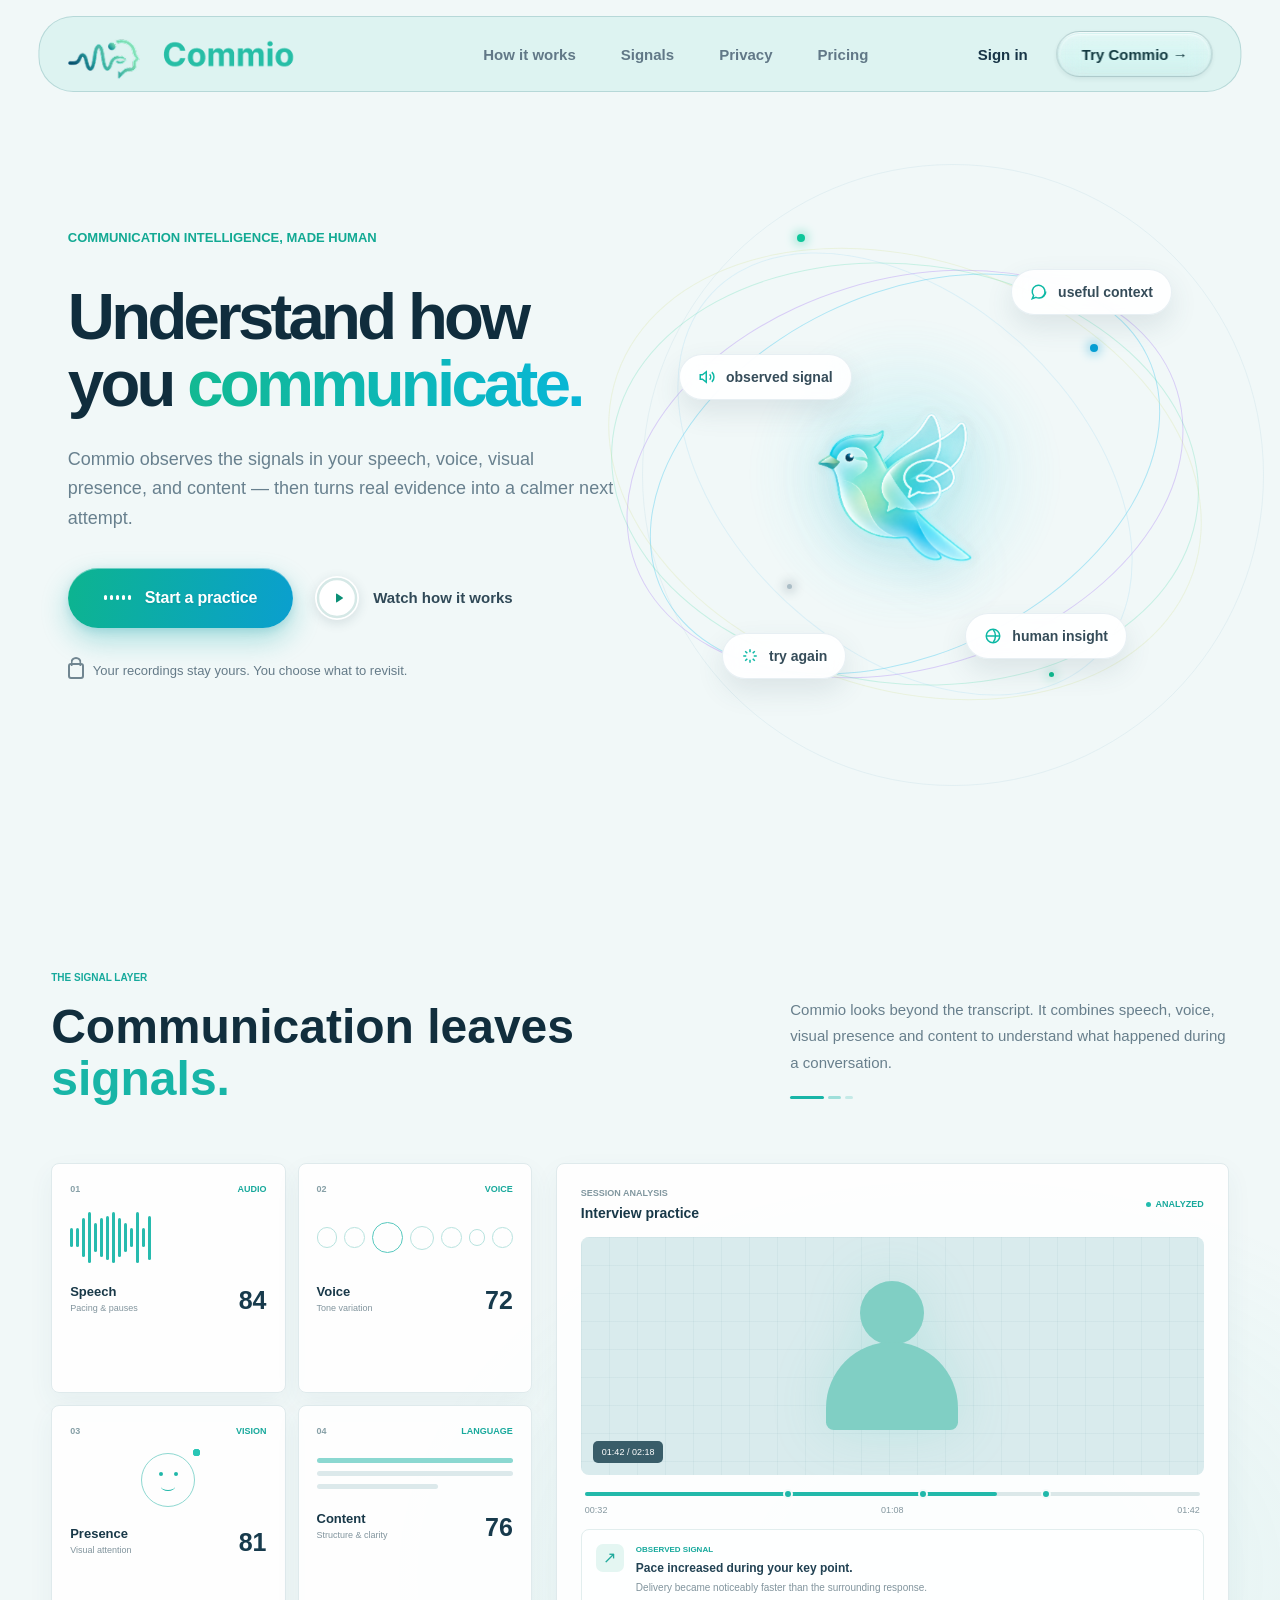
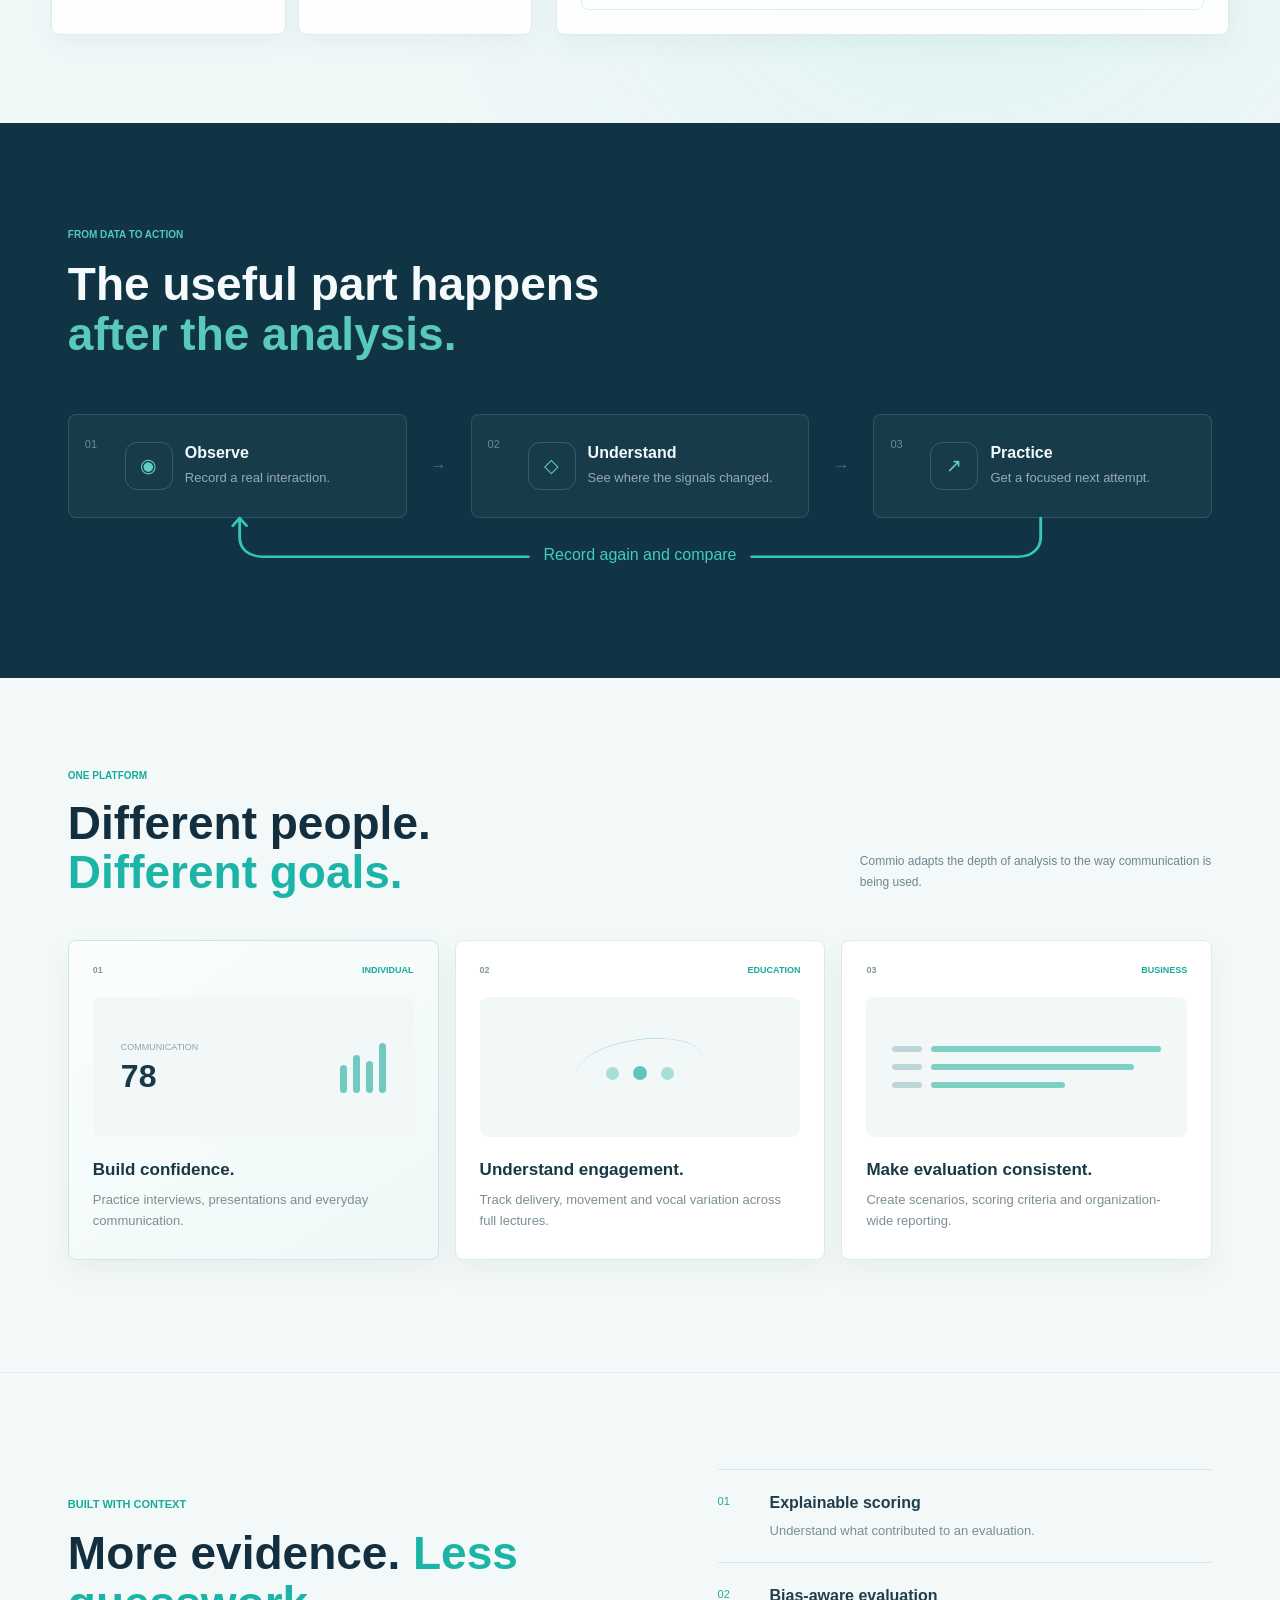
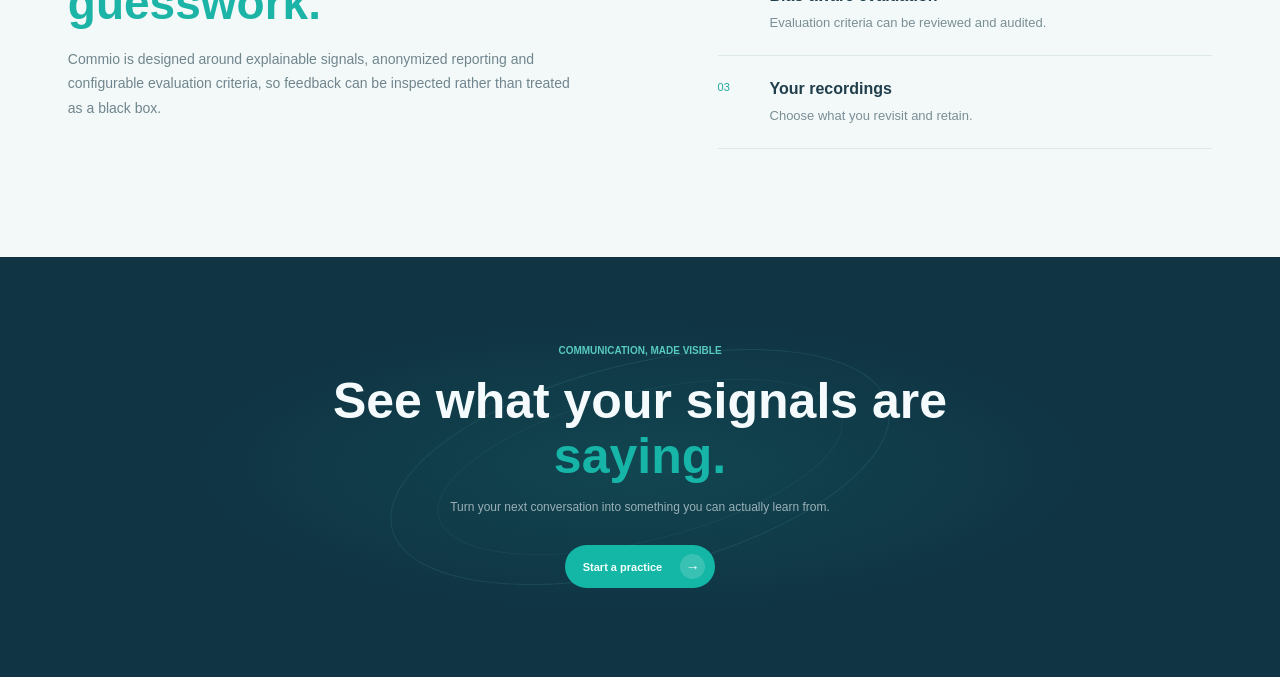
<file: index.html>
<!DOCTYPE html>
<html lang="en">

<head>
    <meta charset="UTF-8">
    <meta name="viewport" content="width=device-width, initial-scale=1.0">
    <title>Commio — Communication Intelligence</title>
    <link rel="stylesheet" href="style.css">
</head>

<body>

<div class="page">

    <!-- ===================== NAVIGATION ===================== -->

    <header class="navbar">

        <a href="index.html" class="logo">
            <img src="logo.png" alt="Commio" class="site-logo">
        </a>

        <nav class="nav-center">
            <a href="#how-it-works">How it works</a>
            <a href="#signals">Signals</a>
            <a href="#privacy">Privacy</a>
            <a href="pricing.html">Pricing</a>
        </nav>

        <div class="nav-right">
            <a href="signin.html" class="signin">Sign in</a>
            <a href="signin.html" class="btn nav-cta"><span>Try Commio →</span></a>

            <button class="mobile-menu" id="mobileMenu" aria-label="Open menu">
                <span></span>
            </button>
        </div>

    </header>


    <!-- ========================= HERO ========================= -->

    <main>

    <section class="hero">

        <!-- LEFT SIDE -->

        <section class="hero-content">

            <div class="eyebrow">COMMUNICATION INTELLIGENCE, MADE HUMAN</div>

            <h1 class="hero-title">
                Understand how<br>
                you
                <span class="highlight">communicate.</span>
            </h1>

            <p class="hero-description">
                Commio observes the signals in your speech,
                voice, visual presence, and content — then
                turns real evidence into a calmer next attempt.
            </p>

            <div class="hero-actions">

                <!-- Live waveform button -->
                <a href="#start" class="btn btn-primary start-btn wave-btn">
                    <span class="wave" aria-hidden="true">
                        <span></span>
                        <span></span>
                        <span></span>
                        <span></span>
                        <span></span>
                    </span>
                    <span class="wave-label">Start a practice</span>
                </a>

                <!-- Watch button with progress ring -->
                <button class="btn watch-btn" id="watchButton">
                    <span class="play-ring" aria-hidden="true">
                        <svg viewBox="0 0 44 44">
                            <circle class="ring-track" cx="22" cy="22" r="19"></circle>
                            <circle class="ring-progress" cx="22" cy="22" r="19"></circle>
                        </svg>
                        <svg class="play-triangle" viewBox="0 0 24 24" fill="currentColor">
                            <path d="M9 6.5v11a1 1 0 001.5.86l8.5-5.5a1 1 0 000-1.72l-8.5-5.5A1 1 0 009 6.5z"></path>
                        </svg>
                    </span>
                    Watch how it works
                </button>

            </div>

            <div class="privacy-note">
                <span class="lock-icon"></span>
                <span>Your recordings stay yours. You choose what to revisit.</span>
            </div>

        </section>


        <!-- RIGHT SIDE: INTERACTIVE BIRD -->

        <section class="hero-visual">

            <div class="orbit-system">

                <!-- Orbit lines -->
                <div class="orbit orbit-1"></div>
                <div class="orbit orbit-2"></div>
                <div class="orbit orbit-3"></div>
                <div class="orbit orbit-4"></div>
                <div class="orbit orbit-5"></div>

                <!-- Orbit dots -->
                <div class="dot dot-green"></div>
                <div class="dot dot-blue"></div>
                <div class="dot dot-small"></div>
                <div class="dot dot-gray"></div>

                <!-- Bird -->
                <div class="bird-character" id="birdCharacter">

                    <div class="bird-glow"></div>

                    <!-- Main bird -->
                    <img src="commio-bird.png" class="bird-base" alt="Commio bird">

                    <!-- Extra copies used for the wing animation -->
                    <img src="commio-bird.png" class="bird-wing bird-wing-back" alt="" aria-hidden="true">
                    <img src="commio-bird.png" class="bird-wing bird-wing-front" alt="" aria-hidden="true">

                    <!-- Blink overlay -->
                    <div class="bird-blink-layer" aria-hidden="true">
                        <div class="bird-lid"></div>
                    </div>

                </div>

                <!-- Floating labels -->

                <div class="floating-label label-signal">
                    <svg viewBox="0 0 24 24" fill="none" stroke="currentColor" stroke-width="2">
                        <path d="M11 5L6 9H3v6h3l5 4V5z"></path>
                        <path d="M15.5 8.5a5 5 0 010 7"></path>
                        <path d="M18.5 5.5a9 9 0 010 13"></path>
                    </svg>
                    <span>observed signal</span>
                </div>

                <div class="floating-label label-context">
                    <svg viewBox="0 0 24 24" fill="none" stroke="currentColor" stroke-width="2">
                        <path d="M21 11.5a8.38 8.38 0 01-9 8.5 9.9 9.9 0 01-4-.8L3 21l1.8-4.2A8.5 8.5 0 1112 20"></path>
                        <path d="M8 11h.01"></path>
                        <path d="M12 11h.01"></path>
                        <path d="M16 11h.01"></path>
                    </svg>
                    <span>useful context</span>
                </div>

                <div class="floating-label label-again">
                    <svg viewBox="0 0 24 24" fill="none" stroke="currentColor" stroke-width="2">
                        <path d="M12 3v4"></path>
                        <path d="M12 17v4"></path>
                        <path d="M3 12h4"></path>
                        <path d="M17 12h4"></path>
                        <path d="M5.6 5.6l2.8 2.8"></path>
                        <path d="M15.6 15.6l2.8 2.8"></path>
                        <path d="M18.4 5.6l-2.8 2.8"></path>
                        <path d="M8.4 15.6l-2.8 2.8"></path>
                    </svg>
                    <span>try again</span>
                </div>

                <div class="floating-label label-insight">
                    <svg viewBox="0 0 24 24" fill="none" stroke="currentColor" stroke-width="2">
                        <circle cx="12" cy="12" r="9"></circle>
                        <path d="M3 12h18"></path>
                        <path d="M12 3a14 14 0 010 18"></path>
                    </svg>
                    <span>human insight</span>
                </div>

            </div>

        </section>

    </section>

    <section class="signal-section" id="signals" aria-labelledby="signal-title">
        <div class="signal-shell">
            <header class="signal-heading">
                <div>
                    <p class="signal-eyebrow">The signal layer</p>
                    <h2 id="signal-title">Communication leaves <span>signals.</span></h2>
                </div>
                <div class="signal-intro">
                    <p>Commio looks beyond the transcript. It combines speech, voice, visual presence and content to understand what happened during a conversation.</p>
                    <div class="signal-rule" aria-hidden="true"><span></span><span></span><span></span></div>
                </div>
            </header>

            <div class="signal-layout">
                <div class="signal-metrics" aria-label="Communication signal scores">
                    <article class="metric-card metric-speech">
                        <div class="metric-kicker"><span>01</span><span>Audio</span></div>
                        <div class="speech-wave" aria-hidden="true">
                            <i></i><i></i><i></i><i></i><i></i><i></i><i></i><i></i><i></i><i></i><i></i><i></i><i></i><i></i>
                        </div>
                        <div class="metric-summary">
                            <div><h3>Speech</h3><p>Pacing &amp; pauses</p></div>
                            <strong>84</strong>
                        </div>
                    </article>

                    <article class="metric-card metric-voice">
                        <div class="metric-kicker"><span>02</span><span>Voice</span></div>
                        <div class="voice-wave" aria-hidden="true">
                            <i></i><i></i><i></i><i></i><i></i><i></i><i></i>
                        </div>
                        <div class="metric-summary">
                            <div><h3>Voice</h3><p>Tone variation</p></div>
                            <strong>72</strong>
                        </div>
                    </article>

                    <article class="metric-card metric-presence">
                        <div class="metric-kicker"><span>03</span><span>Vision</span></div>
                        <div class="presence-icon" aria-hidden="true"><i></i><i></i><i></i></div>
                        <div class="metric-summary">
                            <div><h3>Presence</h3><p>Visual attention</p></div>
                            <strong>81</strong>
                        </div>
                    </article>

                    <article class="metric-card metric-content">
                        <div class="metric-kicker"><span>04</span><span>Language</span></div>
                        <div class="content-lines" aria-hidden="true"><i></i><i></i><i></i></div>
                        <div class="metric-summary">
                            <div><h3>Content</h3><p>Structure &amp; clarity</p></div>
                            <strong>76</strong>
                        </div>
                    </article>
                </div>

                <article class="session-card" aria-label="Interview practice session analysis">
                    <header class="session-heading">
                        <div><p>Session analysis</p><h3>Interview practice</h3></div>
                        <span class="analysis-status"><i></i> Analyzed</span>
                    </header>

                    <div class="session-preview" role="img" aria-label="A visual attention preview from the analyzed session">
                        <div class="preview-grid" aria-hidden="true"></div>
                        <div class="preview-person" aria-hidden="true"><i></i><span></span></div>
                        <span class="preview-time">01:42 / 02:18</span>
                    </div>

                    <div class="timeline" aria-label="Session timeline">
                        <div class="timeline-track"><i></i><i></i><i></i></div>
                        <div class="timeline-labels"><span>00:32</span><span>01:08</span><span>01:42</span></div>
                    </div>

                    <div class="observed-signal">
                        <span class="signal-icon" aria-hidden="true">↗</span>
                        <div><p>Observed signal</p><h4>Pace increased during your key point.</h4><span>Delivery became noticeably faster than the surrounding response.</span></div>
                    </div>
                </article>
            </div>
        </div>
    </section>

    <section class="action-section" id="how-it-works" aria-labelledby="action-title">
        <div class="action-shell">
            <p class="action-eyebrow">From data to action</p>
            <h2 id="action-title">The useful part happens <span>after the analysis.</span></h2>

            <ol class="action-steps">
                <li class="action-step">
                    <span class="step-number">01</span>
                    <span class="step-icon" aria-hidden="true">◉</span>
                    <span class="step-copy"><strong>Observe</strong><span>Record a real interaction.</span></span>
                </li>
                <li class="action-arrow" aria-hidden="true">→</li>
                <li class="action-step">
                    <span class="step-number">02</span>
                    <span class="step-icon" aria-hidden="true">◇</span>
                    <span class="step-copy"><strong>Understand</strong><span>See where the signals changed.</span></span>
                </li>
                <li class="action-arrow" aria-hidden="true">→</li>
                <li class="action-step">
                    <span class="step-number">03</span>
                    <span class="step-icon" aria-hidden="true">↗</span>
                    <span class="step-copy"><strong>Practice</strong><span>Get a focused next attempt.</span></span>
                </li>
                <li class="action-return">
                    <svg viewBox="0 0 1000 60" preserveAspectRatio="none" aria-hidden="true" focusable="false">
                        <path d="M850 0v20c0 12-8 20-20 20H170c-12 0-20-8-20-20V0M144 8 150 0l6 8"></path>
                    </svg>
                    <span>Record again and compare</span>
                </li>
            </ol>
        </div>
    </section>

    <section class="audience-section" id="audiences" aria-labelledby="audience-title">
        <div class="audience-shell">
            <header class="audience-heading">
                <div>
                    <p class="audience-eyebrow">One platform</p>
                    <h2 id="audience-title">Different people.<br><span>Different goals.</span></h2>
                </div>
                <p>Commio adapts the depth of analysis to the way communication is being used.</p>
            </header>

            <div class="audience-grid">
                <article class="audience-card audience-individual">
                    <div class="audience-meta"><span>01</span><span>Individual</span></div>
                    <div class="audience-visual individual-visual">
                        <div class="individual-score"><span>Communication</span><strong>78</strong></div>
                        <div class="mini-bars" aria-hidden="true"><i></i><i></i><i></i><i></i></div>
                    </div>
                    <div class="audience-copy">
                        <h3>Build confidence.</h3>
                        <p>Practice interviews, presentations and everyday communication.</p>
                    </div>
                </article>

                <article class="audience-card">
                    <div class="audience-meta"><span>02</span><span>Education</span></div>
                    <div class="audience-visual engagement-visual" aria-hidden="true">
                        <div class="engagement-arc"></div>
                        <div class="engagement-dots"><i></i><i></i><i></i></div>
                    </div>
                    <div class="audience-copy">
                        <h3>Understand engagement.</h3>
                        <p>Track delivery, movement and vocal variation across full lectures.</p>
                    </div>
                </article>

                <article class="audience-card">
                    <div class="audience-meta"><span>03</span><span>Business</span></div>
                    <div class="audience-visual criteria-visual" aria-hidden="true">
                        <div><i></i><span></span></div>
                        <div><i></i><span></span></div>
                        <div><i></i><span></span></div>
                    </div>
                    <div class="audience-copy">
                        <h3>Make evaluation consistent.</h3>
                        <p>Create scenarios, scoring criteria and organization-wide reporting.</p>
                    </div>
                </article>
            </div>
        </div>
    </section>

    <section class="trust-section" id="privacy" aria-labelledby="trust-title">
        <div class="trust-shell">
            <div class="trust-copy">
                <p class="trust-eyebrow">Built with context</p>
                <h2 id="trust-title">More evidence. <span>Less guesswork.</span></h2>
                <p>Commio is designed around explainable signals, anonymized reporting and configurable evaluation criteria, so feedback can be inspected rather than treated as a black box.</p>
            </div>

            <ol class="trust-points">
                <li>
                    <span class="trust-number">01</span>
                    <div><h3>Explainable scoring</h3><p>Understand what contributed to an evaluation.</p></div>
                </li>
                <li>
                    <span class="trust-number">02</span>
                    <div><h3>Bias-aware evaluation</h3><p>Evaluation criteria can be reviewed and audited.</p></div>
                </li>
                <li>
                    <span class="trust-number">03</span>
                    <div><h3>Your recordings</h3><p>Choose what you revisit and retain.</p></div>
                </li>
            </ol>
        </div>
    </section>

    <section class="final-cta-section" id="start" aria-labelledby="final-cta-title">
        <div class="final-cta-content">
            <p class="final-cta-eyebrow">Communication, made visible</p>
            <h2 id="final-cta-title">See what your signals are <span>saying.</span></h2>
            <p class="final-cta-description">Turn your next conversation into something you can actually learn from.</p>
            <a class="final-cta-button" href="signin.html">Start a practice <span aria-hidden="true">→</span></a>
        </div>
    </section>

    </main>

</div>

<script src="script.js"></script>

</body>
</html>
</file>
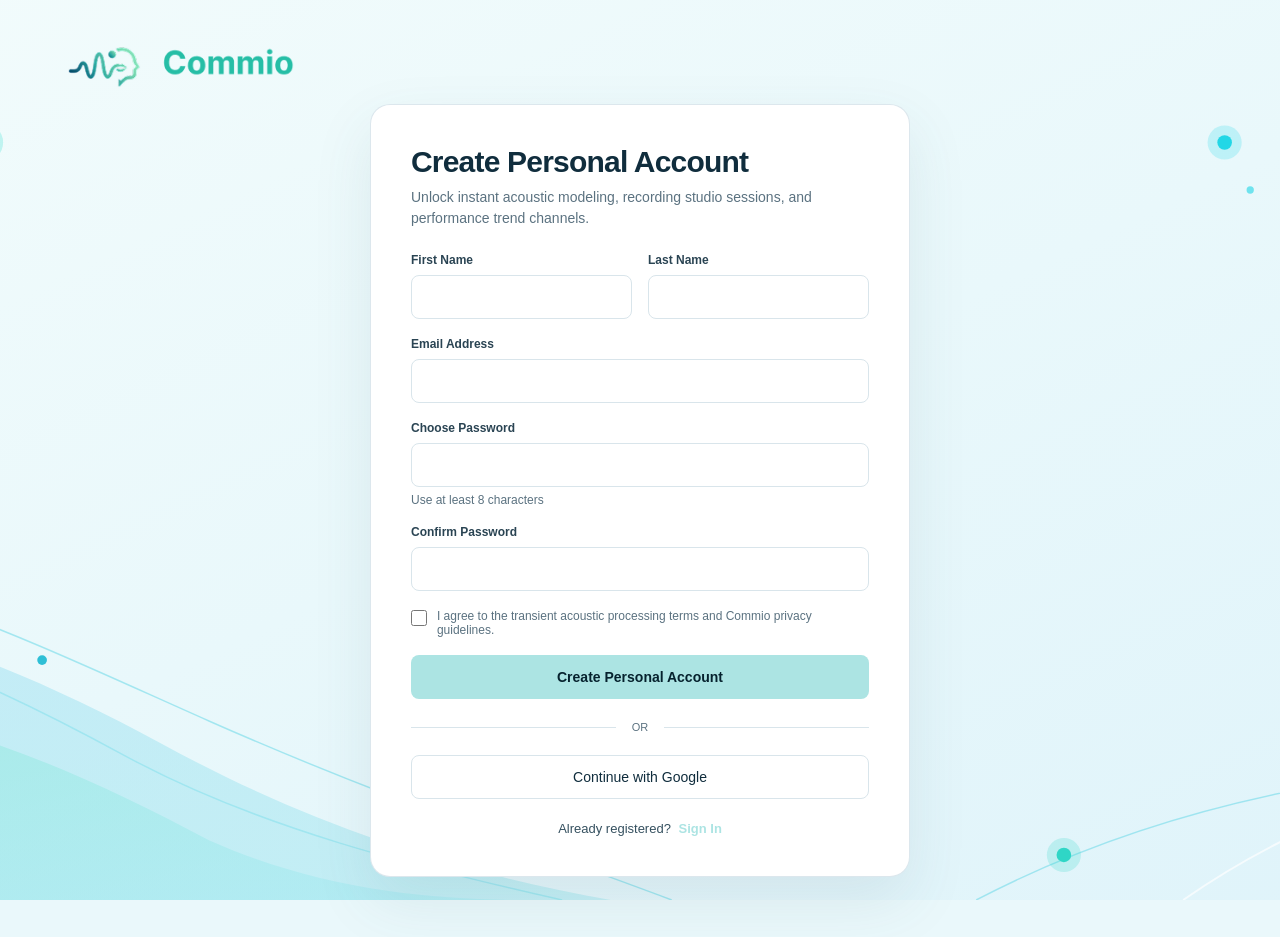
<file: personal-register.html>
<!DOCTYPE html>
<html lang="en">
<head>
    <meta charset="UTF-8">
    <meta name="viewport" content="width=device-width, initial-scale=1.0">
    <title>Create Personal Account — Commio</title>
    <link rel="stylesheet" href="auth.css">
<link rel="stylesheet" href="theme.css">
<script src="theme.js"></script>
</head>
<body>

    <header class="auth-header">
        <a href="index.html" class="auth-logo" aria-label="Commio home">
            <img src="logo.png" alt="Commio" class="site-logo">
        </a>
    </header>

    <main class="auth-wrap">
        <section class="card personal-card">
            <h1>Create Personal Account</h1>
            <p class="sub">Unlock instant acoustic modeling, recording studio sessions, and performance trend channels.</p>

            <form id="registerForm" data-account-type="personal" novalidate>
                <div class="grid">
                    <div class="field" data-rule="required">
                        <label for="firstName">First Name</label>
                        <div class="input-wrap"><input type="text" id="firstName" autocomplete="given-name"></div>
                        <p class="error">Please enter your first name</p>
                    </div>

                    <div class="field" data-rule="required">
                        <label for="lastName">Last Name</label>
                        <div class="input-wrap"><input type="text" id="lastName" autocomplete="family-name"></div>
                        <p class="error">Please enter your last name</p>
                    </div>

                    <div class="field full" data-rule="email">
                        <label for="emailAddress">Email Address</label>
                        <div class="input-wrap"><input type="email" id="emailAddress" autocomplete="email"></div>
                        <p class="error">Please enter a valid email address</p>
                    </div>

                    <div class="field full" data-rule="password">
                        <label for="pw">Choose Password</label>
                        <div class="input-wrap"><input type="password" id="pw" autocomplete="new-password"></div>
                        <p class="error">Use at least 8 characters</p>
                        <p class="password-status" id="passwordStatus">Use at least 8 characters</p>
                    </div>

                    <div class="field full" data-rule="match">
                        <label for="pw2">Confirm Password</label>
                        <div class="input-wrap"><input type="password" id="pw2" autocomplete="new-password"></div>
                        <p class="error">Passwords don't match</p>
                    </div>
                </div>

                <div class="field check">
                    <input type="checkbox" id="consent">
                    <label for="consent">I agree to the transient acoustic processing terms and Commio privacy guidelines.</label>
                </div>

                <button type="submit" class="btn-submit" id="submitBtn">
                    <span class="spinner"></span>
                    <span id="submitText">Create Personal Account</span>
                </button>
            </form>

            <div class="divider">OR</div>

            <button type="button" class="btn-ghost" id="ssoBtn">Continue with Google</button>

            <p class="foot" style="margin-top: 22px">
                Already registered?
                <a href="signin.html">Sign In</a>
            </p>

            <p class="notice" id="notice" role="status"></p>
        </section>
    </main>

    <script src="auth.js"></script>
</body>
</html>
</file>
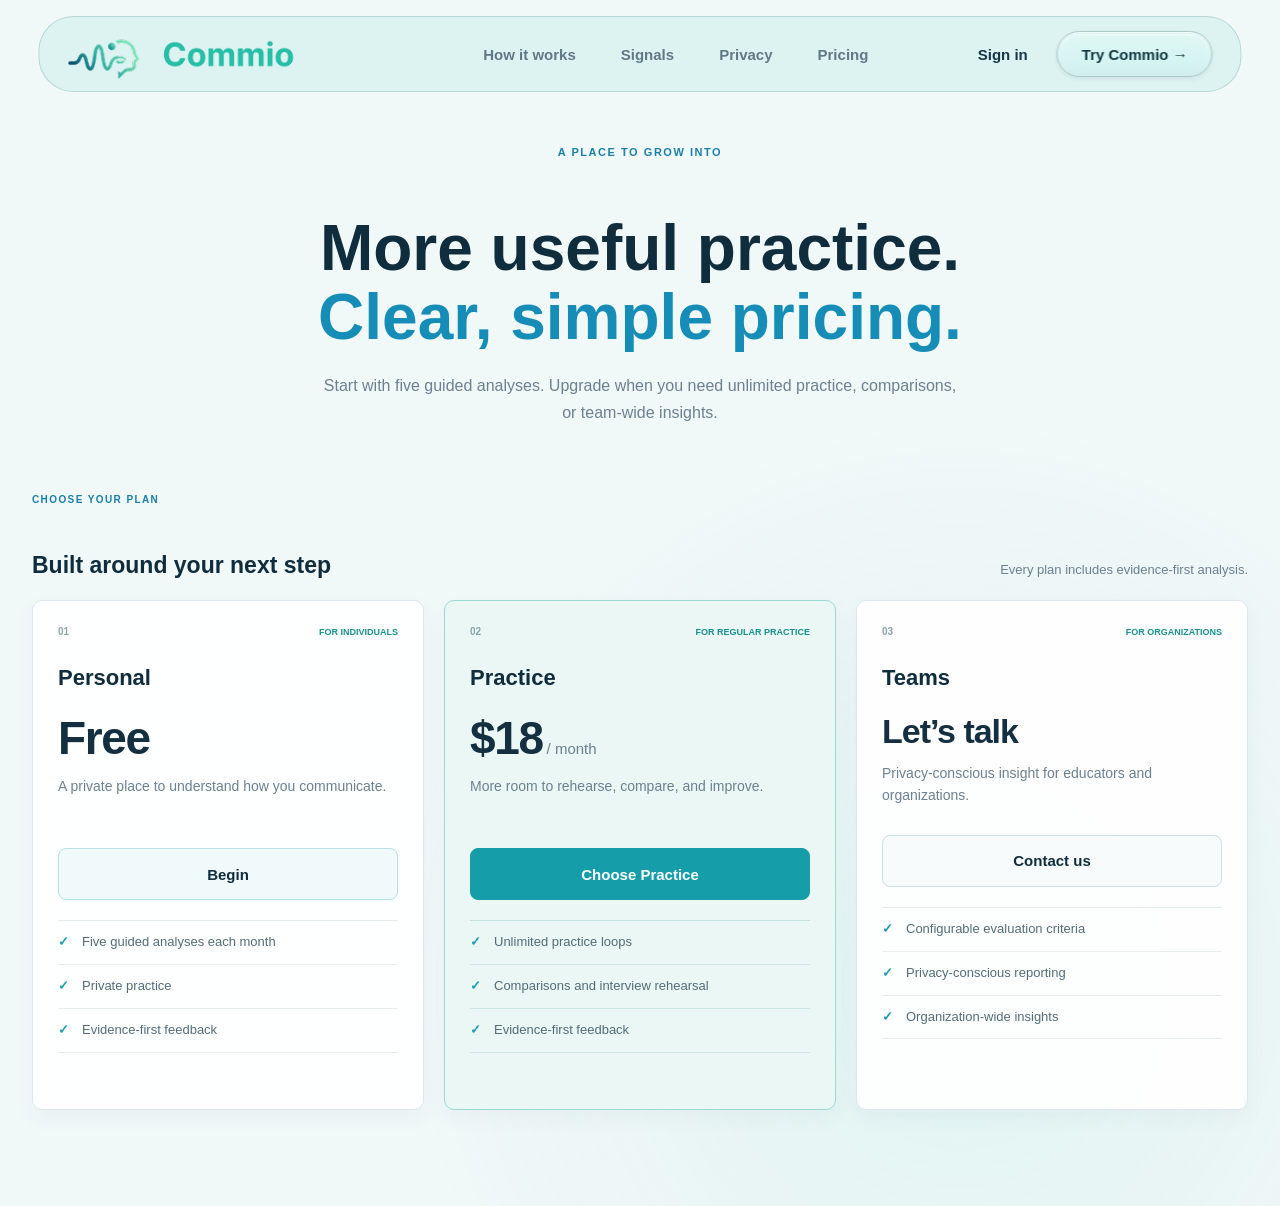
<file: pricing.html>
<!DOCTYPE html>
<html lang="en">
<head>
    <meta charset="UTF-8">
    <meta name="viewport" content="width=device-width, initial-scale=1.0">
    <title>Pricing — Commio</title>
    <link rel="stylesheet" href="style.css">
    <link rel="stylesheet" href="pricing.css">
</head>
<body>

    <div class="page">
    <!-- ===================== NAVIGATION ===================== -->

    <header class="navbar">

        <a href="index.html" class="logo">
            <img src="logo.png" alt="Commio" class="site-logo">
        </a>

        <nav class="nav-center">
            <a href="index.html#how-it-works">How it works</a>
            <a href="index.html#signals">Signals</a>
            <a href="index.html#privacy">Privacy</a>
            <a href="pricing.html">Pricing</a>
        </nav>

        <div class="nav-right">
            <a href="signin.html" class="signin">Sign in</a>
            <a href="signin.html" class="btn nav-cta"><span>Try Commio →</span></a>

            <button class="mobile-menu" id="mobileMenu" aria-label="Open menu">
                <span></span>
            </button>
        </div>

    </header>

    <main class="pricing">
        <section class="pricing-hero" aria-labelledby="pricing-title">
            <p class="eyebrow">A place to grow into</p>
            <h1 id="pricing-title">More useful practice.<br><span>Clear, simple pricing.</span></h1>
            <p class="pricing-intro">Start with five guided analyses. Upgrade when you need unlimited practice, comparisons, or team-wide insights.</p>
        </section>

        <div class="plans-heading" id="plans">
            <div><p class="eyebrow">Choose your plan</p><h2>Built around your next step</h2></div>
            <p>Every plan includes evidence-first analysis.</p>
        </div>

        <div class="plan-grid">
            <article class="plan personal">
                <div class="plan-topline"><span class="plan-index">01</span><span class="plan-category">For individuals</span></div>
                <h3 class="plan-name">Personal</h3>
                <div class="price">Free</div>
                <p class="desc">A private place to understand how you communicate.</p>
                <a href="signin.html" class="plan-btn">Begin</a>
                <ul class="plan-features">
                    <li>Five guided analyses each month</li>
                    <li>Private practice</li>
                    <li>Evidence-first feedback</li>
                </ul>
            </article>

            <article class="plan featured">
                <div class="plan-topline"><span class="plan-index">02</span><span class="plan-category">For regular practice</span></div>
                <h3 class="plan-name">Practice</h3>
                <div class="price">$18<small>/ month</small></div>
                <p class="desc">More room to rehearse, compare, and improve.</p>
                <a href="signin.html" class="plan-btn">Choose Practice</a>
                <ul class="plan-features">
                    <li>Unlimited practice loops</li>
                    <li>Comparisons and interview rehearsal</li>
                    <li>Evidence-first feedback</li>
                </ul>
            </article>

            <article class="plan">
                <div class="plan-topline"><span class="plan-index">03</span><span class="plan-category">For organizations</span></div>
                <h3 class="plan-name">Teams</h3>
                <div class="price price-contact">Let’s talk</div>
                <p class="desc">Privacy-conscious insight for educators and organizations.</p>
                <a href="mailto:hello@commio.com" class="plan-btn">Contact us</a>
                <ul class="plan-features">
                    <li>Configurable evaluation criteria</li>
                    <li>Privacy-conscious reporting</li>
                    <li>Organization-wide insights</li>
                </ul>
            </article>
        </div>
    </main>
    </div>

    <script src="script.js"></script>
</body>
</html>
</file>
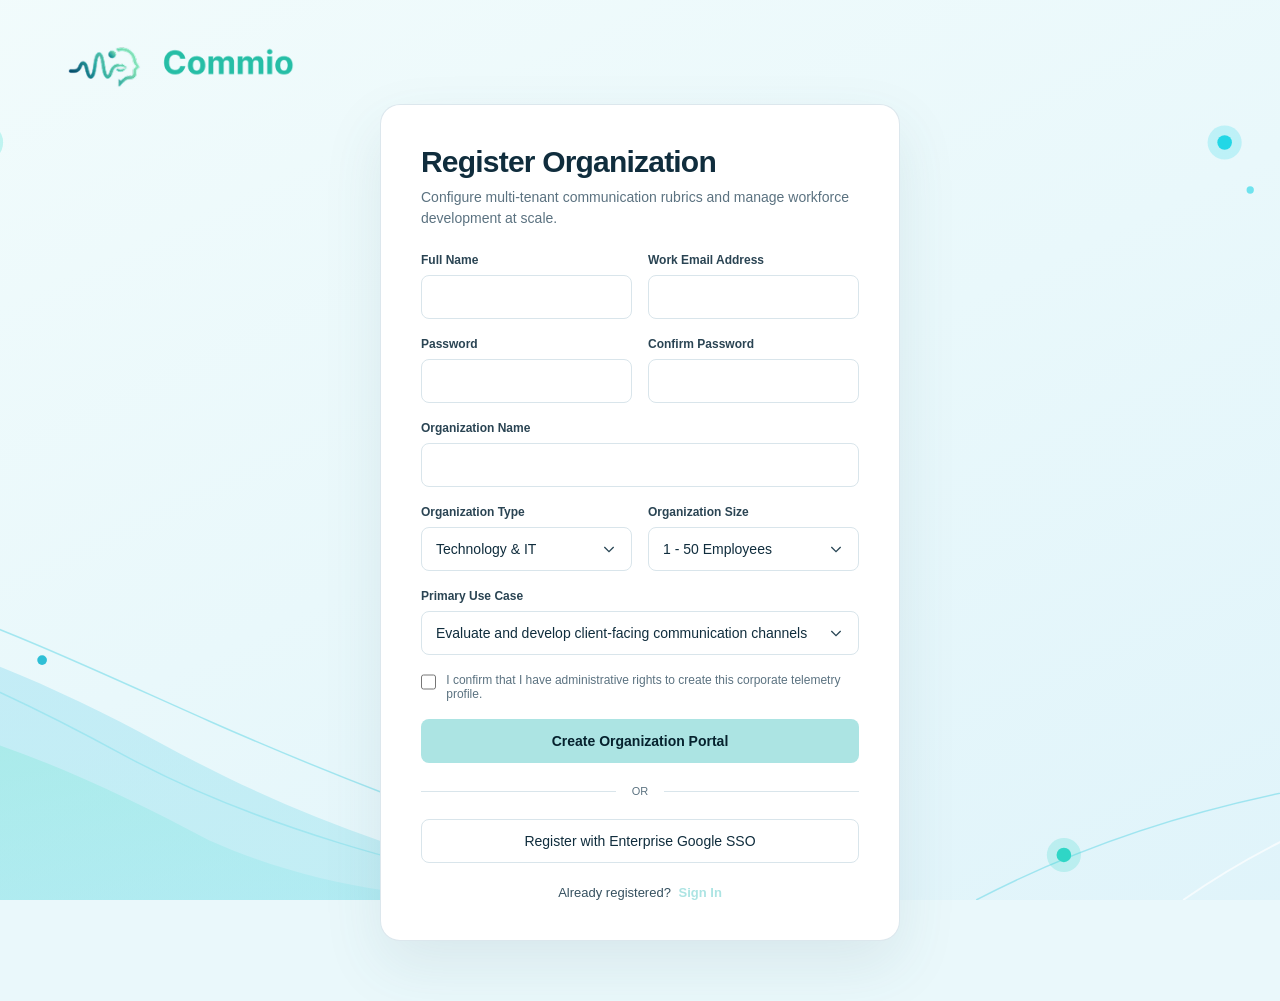
<file: register.html>
<!DOCTYPE html>
<html lang="en">
<head>
    <meta charset="UTF-8">
    <meta name="viewport" content="width=device-width, initial-scale=1.0">
    <title>Register organization — Commio</title>
    <link rel="stylesheet" href="auth.css">
<link rel="stylesheet" href="theme.css">
<script src="theme.js"></script>
</head>
<body>

    <header class="auth-header">
        <a href="index.html" class="auth-logo" aria-label="Commio home">
            <img src="logo.png" alt="Commio" class="site-logo">
        </a>
    </header>

    <main class="auth-wrap">
        <section class="card" style="--w: 520px">

            <h1>Register Organization</h1>
            <p class="sub">Configure multi-tenant communication rubrics and manage workforce development at scale.</p>

            <form id="registerForm" novalidate>
                <div class="grid">

                    <div class="field" data-rule="required">
                        <label for="fullName">Full Name</label>
                        <div class="input-wrap"><input type="text" id="fullName" autocomplete="name"></div>
                        <p class="error">Please enter your full name</p>
                    </div>

                    <div class="field" data-rule="email">
                        <label for="workEmail">Work Email Address</label>
                        <div class="input-wrap"><input type="email" id="workEmail" autocomplete="email"></div>
                        <p class="error">Please enter a valid work email address</p>
                    </div>

                    <div class="field" data-rule="password">
                        <label for="pw">Password</label>
                        <div class="input-wrap"><input type="password" id="pw" autocomplete="new-password"></div>
                        <p class="error">Use at least 8 characters</p>
                    </div>

                    <div class="field" data-rule="match">
                        <label for="pw2">Confirm Password</label>
                        <div class="input-wrap"><input type="password" id="pw2" autocomplete="new-password"></div>
                        <p class="error">Passwords don't match</p>
                    </div>

                    <div class="field full" data-rule="required">
                        <label for="orgName">Organization Name</label>
                        <div class="input-wrap"><input type="text" id="orgName" autocomplete="organization"></div>
                        <p class="error">Please enter your organization name</p>
                    </div>

                    <div class="field">
                        <label for="orgType">Organization Type</label>
                        <select id="orgType">
                            <option>Technology &amp; IT</option>
                            <option>Financial Services</option>
                            <option>Healthcare</option>
                            <option>Education</option>
                            <option>Retail &amp; Consumer</option>
                            <option>Other</option>
                        </select>
                    </div>

                    <div class="field">
                        <label for="orgSize">Organization Size</label>
                        <select id="orgSize">
                            <option>1 - 50 Employees</option>
                            <option>51 - 200 Employees</option>
                            <option>201 - 500 Employees</option>
                            <option>500 - 1,000 Employees</option>
                            <option>1,000+ Employees</option>
                        </select>
                    </div>

                    <div class="field full">
                        <label for="useCase">Primary Use Case</label>
                        <select id="useCase">
                            <option>Evaluate and develop client-facing communication channels</option>
                            <option>Coach internal team communication</option>
                            <option>Prepare leaders for presentations</option>
                            <option>Onboard and train new hires</option>
                        </select>
                    </div>

                </div>

                <div class="field check" id="consentField">
                    <input type="checkbox" id="consent">
                    <label for="consent">I confirm that I have administrative rights to create this corporate telemetry profile.</label>
                </div>

                <button type="submit" class="btn-submit" id="submitBtn">
                    <span class="spinner"></span>
                    <span id="submitText">Create Organization Portal</span>
                </button>
            </form>

            <div class="divider">OR</div>

            <button type="button" class="btn-ghost" id="ssoBtn">Register with Enterprise Google SSO</button>

            <p class="foot" style="margin-top: 22px">
                Already registered?
                <a href="signin.html#organization">Sign In</a>
            </p>

            <p class="notice" id="notice" role="status"></p>

        </section>
    </main>

    <script src="auth.js"></script>
</body>
</html>
</file>
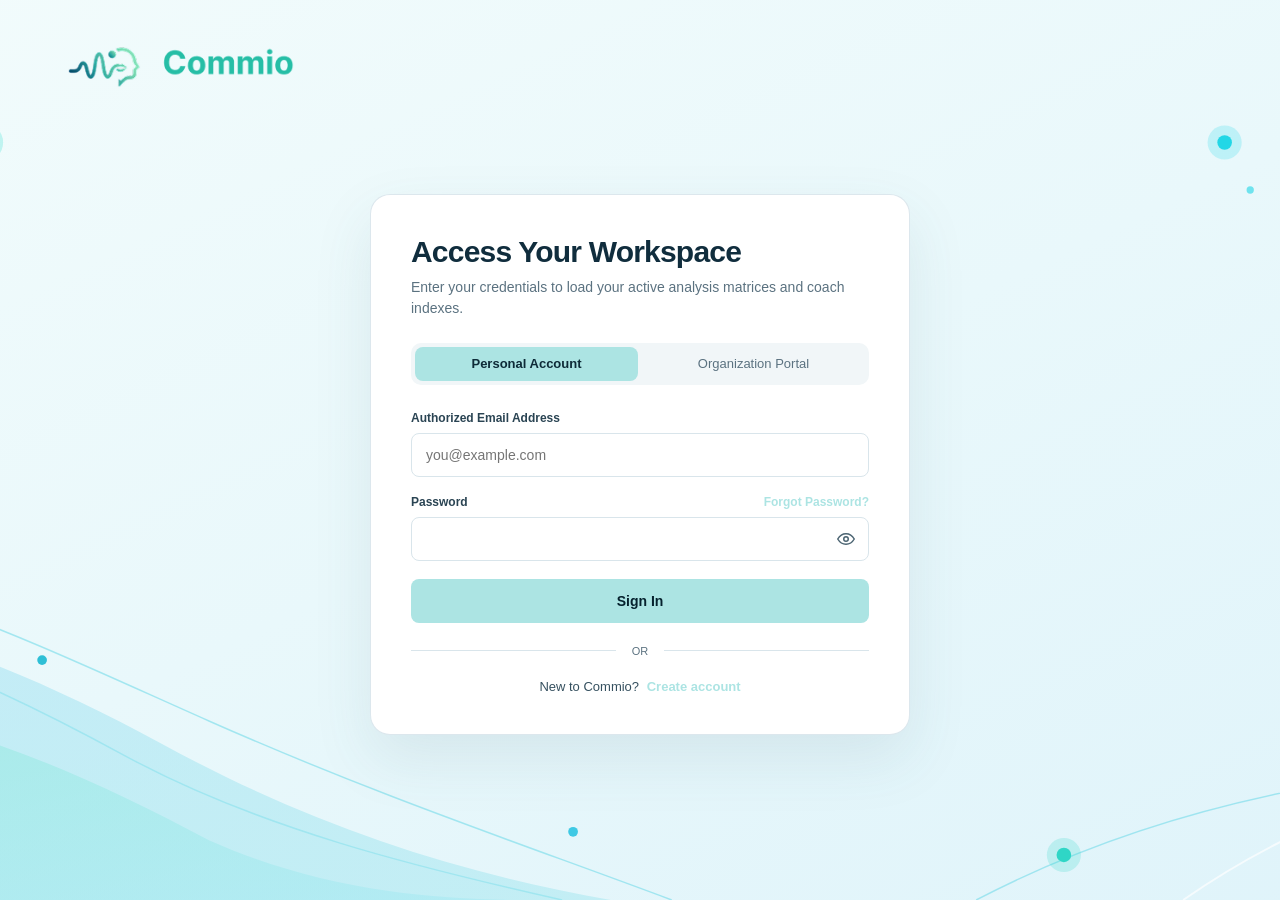
<file: signin.html>
<!DOCTYPE html>
<html lang="en">
<head>
    <meta charset="UTF-8">
    <meta name="viewport" content="width=device-width, initial-scale=1.0">
    <title>Sign in — Commio</title>
    <link rel="stylesheet" href="auth.css">
<link rel="stylesheet" href="theme.css">
<script src="theme.js"></script>
</head>
<body>

    <header class="auth-header">
        <a href="index.html" class="auth-logo" aria-label="Commio home">
            <img src="logo.png" alt="Commio" class="site-logo">
        </a>
    </header>

    <main class="auth-wrap">
        <section class="card">

            <h1>Access Your Workspace</h1>
            <p class="sub">Enter your credentials to load your active analysis matrices and coach indexes.</p>

            <div class="tabs" role="tablist">
                <button class="tab" role="tab" id="tab-personal" data-tab="personal" aria-selected="true">Personal Account</button>
                <button class="tab" role="tab" id="tab-org" data-tab="org" aria-selected="false">Organization Portal</button>
            </div>

            <form id="signinForm" novalidate>

                <div class="field" id="emailField">
                    <label for="email" id="emailLabel">Authorized Email Address</label>
                    <div class="input-wrap">
                        <input type="email" id="email" autocomplete="email" placeholder="you@example.com" required>
                    </div>
                    <p class="error">Please enter a valid email address</p>
                </div>

                <div class="field" id="pwField">
                    <div class="label-row">
                        <label for="password">Password</label>
                        <a href="#" class="forgot" id="forgot">Forgot Password?</a>
                    </div>
                    <div class="input-wrap">
                        <input type="password" id="password" autocomplete="current-password" required>
                        <button type="button" class="toggle-pw" data-toggle="password" aria-label="Show password">
                            <svg width="18" height="18" viewBox="0 0 24 24" fill="none" stroke="currentColor" stroke-width="2"><path d="M1 12s4-7 11-7 11 7 11 7-4 7-11 7S1 12 1 12z"/><circle cx="12" cy="12" r="3"/></svg>
                        </button>
                    </div>
                    <p class="error">Please enter your password</p>
                </div>

                <button type="submit" class="btn-submit" id="submitBtn">
                    <span class="spinner"></span>
                    <span id="submitText">Sign In</span>
                </button>

            </form>

            <div class="divider">OR</div>

            <p class="foot" id="foot">
                <span id="footText">New to Commio?</span>
                <a href="personal-register.html" id="footLink">Create account</a>
            </p>

            <p class="notice" id="notice" role="status"></p>

        </section>
    </main>

    <script src="auth.js"></script>
</body>
</html>
</file>
<file: style.css>
/* =========================================================
   RESET
========================================================= */

* { margin: 0; padding: 0; box-sizing: border-box; }

html { scroll-behavior: smooth; }

body {
    font-family: Inter, -apple-system, BlinkMacSystemFont, "Segoe UI", Roboto, Helvetica, Arial, sans-serif;
    color: #102d3d;
    background: #f1f8f8;
    min-height: 100vh;
    overflow-x: hidden;
}

a { text-decoration: none; color: inherit; }

button { font: inherit; border: none; }


/* =========================================================
   PAGE
========================================================= */

.page {
    min-height: 100vh;
    position: relative;
    overflow: hidden;
    padding-top: 92px;
    background:
        radial-gradient(ellipse at 75% 82%, rgba(108, 211, 204, 0.12), transparent 42%),
        #f1f8f8;
}


/* =========================================================
   NAVBAR
========================================================= */

.navbar {
    width: min(94%, 1480px);
    height: 76px;
    margin: 0;
    padding: 0 28px;
    display: flex;
    align-items: center;
    justify-content: space-between;
    position: fixed;
    top: 16px;
    left: 50%;
    z-index: 30;
    border: 1px solid rgba(27, 112, 116, 0.2);
    border-radius: 35px;
    background: rgba(220, 243, 241, 0.95);
    box-shadow: none;
    transform: translateX(-50%);
    transition: box-shadow 0.2s ease, transform 0.25s ease;
}

.navbar:hover,
.navbar:focus-within {
    box-shadow: 0 4px 12px rgba(31, 105, 109, 0.18);
}

.navbar.navbar-hidden {
    transform: translate(-50%, calc(-100% - 24px));
    pointer-events: none;
}

.logo {
    display: flex;
    align-items: center;
    gap: 12px;
}

.nav-center {
    display: flex;
    align-items: center;
    gap: 45px;
    margin-left: 80px;
}

.nav-center a,
.nav-right a {
    color: #617887;
    font-size: 15px;
    font-weight: 550;
    transition: color 0.2s ease, transform 0.2s ease;
}

.nav-center a:hover,
.nav-right .signin:hover {
    color: #13aeae;
    transform: translateY(-1px);
}

.nav-right {
    display: flex;
    align-items: center;
    gap: 29px;
}

.nav-right .signin {
    color: #183547;
    font-weight: 650;
}


/* =========================================================
   BUTTONS
========================================================= */

.btn {
    display: inline-flex;
    align-items: center;
    justify-content: center;
    gap: 8px;
    border-radius: 999px;
    cursor: pointer;
    transition: transform 0.2s ease, box-shadow 0.2s ease;
}

.btn:hover { transform: translateY(-2px); }

.btn:focus-visible {
    outline: 3px solid rgba(10, 159, 207, 0.45);
    outline-offset: 3px;
}

.btn-primary {
    color: white;
    background: linear-gradient(100deg, #0db48f 0%, #0a9fcf 100%);
    box-shadow:
        0 9px 22px rgba(14, 170, 170, 0.24),
        inset 0 1px 0 rgba(255, 255, 255, 0.4);
}

.btn-primary:hover {
    box-shadow:
        0 13px 30px rgba(14, 170, 170, 0.34),
        inset 0 1px 0 rgba(255, 255, 255, 0.4);
}

.btn-primary:active { transform: translateY(0); }


/* =========================================================
   NAVBAR CTA ("Try Commio →")
   .nav-right a sets a gray text color, so the text color and
   hover color are restated here with higher specificity.
========================================================= */

.nav-cta {
    position: relative;
    overflow: hidden;
    isolation: isolate;

    padding: 12px 24px;
    min-height: 46px;
    border: 1px solid rgba(18, 57, 64, 0.22);

    font-size: 14px;
    font-weight: 700;
    letter-spacing: 0;
}

/* Clear glass body */
.nav-right .nav-cta {
    color: #123940;
    background: transparent;

    box-shadow:
        0 2px 5px rgba(18, 57, 64, 0.08),
        inset 0 1px 0 rgba(255, 255, 255, 0.72),
        inset 0 -1px 3px rgba(18, 57, 64, 0.06);

    backdrop-filter: blur(14px) saturate(150%);
    -webkit-backdrop-filter: blur(14px) saturate(150%);

    transition: transform 0.25s ease, box-shadow 0.25s ease, background 0.25s ease;
}

/* Inner lighter tube */
.nav-cta::before {
    content: "";
    position: absolute;
    inset: 2px;
    border-radius: inherit;
    z-index: 0;
    pointer-events: none;

    background: linear-gradient(
        180deg,
        rgba(255, 255, 255, 0.24),
        rgba(255, 255, 255, 0.02) 58%,
        rgba(18, 57, 64, 0.025)
    );
    box-shadow: inset 0 1px 2px rgba(255, 255, 255, 0.65);
}

/* Moving glass reflection */
.nav-cta::after {
    content: "";
    position: absolute;
    top: -20%;
    bottom: -20%;
    left: -65%;
    width: 42%;
    z-index: 1;
    pointer-events: none;
    background: linear-gradient(90deg, transparent, rgba(255, 255, 255, 0.72), transparent);
    transform: skewX(-22deg);
    transition: left 0.55s cubic-bezier(0.25, 1, 0.5, 1);
}

.nav-cta span { position: relative; z-index: 2; }

.nav-right .nav-cta:hover {
    color: #123940;
    transform: translateY(-2px) scale(0.985);
    background: rgba(255, 255, 255, 0.12);

    box-shadow:
        0 3px 7px rgba(18, 57, 64, 0.1),
        inset 0 1px 0 rgba(255, 255, 255, 0.88),
        inset 0 -1px 3px rgba(18, 57, 64, 0.08);
}

    .nav-cta:hover::after { left: 125%; }

.nav-right .nav-cta:active {
    transform: translateY(0) scale(0.97);
    box-shadow:
        0 2px 5px rgba(18, 57, 64, 0.12),
        inset 0 0 0 1px rgba(18, 57, 64, 0.12),
        inset 0 2px 4px rgba(18, 57, 64, 0.1),
        inset 0 -2px 3px rgba(255, 255, 255, 0.8);
}


/* =========================================================
   HERO
========================================================= */

.hero {
    width: 100%;
    min-height: calc(100vh - 92px);
    display: grid;
    grid-template-columns: 48% 52%;
    align-items: center;
    padding: 25px 5.3% 70px;
    position: relative;
}

/* =========================================================
   SIGNAL LAYER
========================================================= */

.signal-section {
    padding: 72px 4% 88px;
    background:
        radial-gradient(ellipse at 75% 82%, rgba(108, 211, 204, 0.12), transparent 42%),
        #f1f8f8;
}

.signal-shell { width: min(100%, 1500px); margin: 0 auto; }

.signal-heading {
    display: grid;
    grid-template-columns: 1fr 0.68fr;
    gap: 8%;
    align-items: start;
    margin-bottom: 58px;
}

.signal-eyebrow,
.metric-kicker,
.session-heading > div > p,
.observed-signal > div > p {
    color: #16a99c;
    font-size: 10px;
    font-weight: 750;
    text-transform: uppercase;
}

.signal-eyebrow { margin: 0 0 18px; }

.signal-heading h2 {
    max-width: 620px;
    color: #112e3d;
    font-size: 48px;
    line-height: 1.08;
    font-weight: 750;
}

.signal-heading h2 span { color: #18b5a7; }

.signal-intro { padding-top: 25px; }

.signal-intro p {
    max-width: 470px;
    color: #687f8c;
    font-size: 15px;
    line-height: 1.75;
}

.signal-rule { display: flex; align-items: center; gap: 4px; margin-top: 20px; }
.signal-rule span { height: 3px; width: 34px; border-radius: 2px; background: #18b5a7; }
.signal-rule span:nth-child(2) { width: 13px; opacity: 0.38; }
.signal-rule span:nth-child(3) { width: 8px; opacity: 0.2; }

.signal-layout {
    display: grid;
    grid-template-columns: minmax(440px, 1fr) minmax(0, 1.4fr);
    gap: 24px;
    align-items: stretch;
}

.signal-metrics {
    display: grid;
    grid-template-columns: repeat(2, minmax(0, 1fr));
    grid-template-rows: repeat(2, minmax(228px, 1fr));
    gap: 12px;
}

.metric-card,
.session-card {
    border: 1px solid #dfeaec;
    border-radius: 8px;
    background: rgba(255, 255, 255, 0.9);
    box-shadow: 0 10px 26px rgba(53, 100, 112, 0.06);
}

.metric-card { min-width: 0; padding: 20px 18px 18px; }

.metric-kicker { display: flex; justify-content: space-between; gap: 8px; color: #87a0a7; font-size: 9px; }
.metric-kicker span:last-child { color: #18a99c; }

.speech-wave { height: 54px; display: flex; align-items: center; gap: 3px; margin: 17px 0 19px; }
.speech-wave i { width: 3px; height: 34%; border-radius: 3px; background: #27bbae; }
.speech-wave i:nth-child(3n) { height: 72%; }
.speech-wave i:nth-child(4n) { height: 95%; }
.speech-wave i:nth-child(5n) { height: 54%; }
.speech-wave i:nth-child(7n) { height: 82%; }

.voice-wave { height: 54px; display: flex; align-items: center; justify-content: space-between; gap: 7px; margin: 17px 0 19px; }
.voice-wave i { width: 24px; aspect-ratio: 1; border: 1px solid #b8e3df; border-radius: 50%; }
.voice-wave i:nth-child(3) { width: 36px; border-color: #58c9bf; }
.voice-wave i:nth-child(4) { width: 28px; }
.voice-wave i:nth-child(6) { width: 19px; }

.presence-icon {
    position: relative;
    width: 54px;
    height: 54px;
    border: 1px solid #8ed8d1;
    border-radius: 50%;
    margin: 17px auto 19px;
}
.presence-icon::before { content: ""; position: absolute; width: 4px; height: 4px; left: 17px; top: 18px; border-radius: 50%; background: #20b7a9; box-shadow: 15px 0 #20b7a9; }
.presence-icon::after { content: ""; position: absolute; left: 19px; top: 29px; width: 14px; height: 7px; border-bottom: 1px solid #20b7a9; border-radius: 50%; }
.presence-icon i { position: absolute; right: -6px; top: -5px; width: 7px; height: 7px; border-radius: 50%; background: #29c6b6; }

.content-lines { display: grid; gap: 8px; margin: 22px 0 22px; }
.content-lines i { display: block; height: 5px; border-radius: 5px; background: #dce9eb; }
.content-lines i:first-child { background: #8bd8d1; }
.content-lines i:last-child { width: 62%; }

.metric-summary { display: flex; justify-content: space-between; gap: 8px; align-items: end; }
.metric-summary h3 { color: #183848; font-size: 13px; font-weight: 700; }
.metric-summary p { margin-top: 4px; color: #81949d; font-size: 9px; }
.metric-summary strong { color: #173a4c; font-size: 25px; line-height: 1; }

.session-card { min-width: 0; padding: 24px; }
.session-heading { display: flex; justify-content: space-between; align-items: center; gap: 16px; margin-bottom: 16px; }
.session-heading > div > p { color: #81979f; font-size: 9px; }
.session-heading h3 { margin-top: 7px; color: #183848; font-size: 14px; }
.analysis-status { display: flex; align-items: center; gap: 5px; color: #18a99c; font-size: 9px; font-weight: 700; text-transform: uppercase; }
.analysis-status i { width: 5px; height: 5px; border-radius: 50%; background: #22bcae; }

.session-preview {
    position: relative;
    display: grid;
    place-items: center;
    height: 238px;
    overflow: hidden;
    border-radius: 8px;
    background: #d9ebed;
}

.preview-grid {
    position: absolute;
    inset: 0;
    background-image: linear-gradient(rgba(89, 151, 159, 0.07) 1px, transparent 1px), linear-gradient(90deg, rgba(89, 151, 159, 0.07) 1px, transparent 1px);
    background-size: 28px 28px;
}

.preview-person { position: relative; width: 132px; height: 150px; filter: drop-shadow(0 0 28px rgba(41, 195, 177, 0.16)); }
.preview-person i { display: block; width: 64px; height: 64px; margin: 0 auto -3px; border-radius: 50%; background: #80cfc4; }
.preview-person span { display: block; width: 132px; height: 88px; border-radius: 68px 68px 8px 8px; background: #80cfc4; }
.preview-time { position: absolute; left: 12px; bottom: 12px; padding: 6px 9px; border-radius: 5px; background: #395d69; color: #fff; font-size: 9px; }

.timeline { padding: 17px 4px 0; }
.timeline-track { position: relative; height: 4px; border-radius: 4px; background: #dbe8e9; }
.timeline-track::before { content: ""; position: absolute; inset: 0 33% 0 0; border-radius: inherit; background: #22b9aa; }
.timeline-track i { position: absolute; top: 50%; left: 33%; width: 10px; height: 10px; border: 2px solid #f5fbfa; border-radius: 50%; background: #20b8aa; transform: translate(-50%, -50%); }
.timeline-track i:nth-child(2) { left: 55%; }
.timeline-track i:nth-child(3) { left: 75%; }
.timeline-labels { display: flex; justify-content: space-between; margin-top: 9px; color: #84979f; font-size: 9px; }

.observed-signal { display: flex; align-items: flex-start; gap: 12px; margin-top: 14px; padding: 14px; border: 1px solid #e2eeee; border-radius: 8px; background: rgba(255, 255, 255, 0.8); }
.signal-icon { display: grid; flex: 0 0 28px; width: 28px; height: 28px; place-items: center; border-radius: 7px; background: #e4f6f2; color: #20aa9c; font-size: 16px; }
.observed-signal > div > p { margin: 1px 0 6px; font-size: 8px; }
.observed-signal h4 { color: #224253; font-size: 12px; line-height: 1.4; }
.observed-signal > div > span { display: block; margin-top: 4px; color: #81949d; font-size: 10px; line-height: 1.5; }

@media (max-width: 950px) {
    .signal-section { padding-left: 4%; padding-right: 4%; }
    .signal-heading { gap: 5%; }
    .signal-heading h2 { font-size: 42px; }
    .signal-layout { grid-template-columns: minmax(0, 1fr); }
    .signal-metrics { grid-template-columns: repeat(2, minmax(0, 1fr)); grid-template-rows: repeat(2, minmax(200px, 1fr)); }
}

@media (max-width: 600px) {
    .signal-section { padding: 48px 22px 60px; }
    .signal-heading { grid-template-columns: minmax(0, 1fr); gap: 14px; margin-bottom: 32px; }
    .signal-heading h2 { font-size: 36px; }
    .signal-intro { padding-top: 0; }
    .signal-intro p { font-size: 14px; }
    .signal-metrics { grid-template-columns: repeat(2, minmax(0, 1fr)); grid-template-rows: repeat(2, minmax(180px, auto)); }
    .metric-card { padding: 16px 13px; }
    .metric-kicker { font-size: 8px; }
    .metric-summary strong { font-size: 22px; }
    .speech-wave { gap: 2px; }
    .voice-wave { gap: 2px; }
    .voice-wave i { width: 14px; }
    .voice-wave i:nth-child(3) { width: 22px; }
    .voice-wave i:nth-child(4) { width: 18px; }
    .voice-wave i:nth-child(6) { width: 12px; }
    .session-card { padding: 16px; }
    .session-preview { height: 190px; }
    .observed-signal { padding: 12px; }
}

.action-section {
    padding: 106px 5.3% 102px;
    color: #f5fbfc;
    background: #103444;
}

.action-shell { width: min(100%, 1240px); margin: 0 auto; }
.action-eyebrow { margin-bottom: 20px; color: #52c8bb; font-size: 10px; font-weight: 750; text-transform: uppercase; }
.action-section h2 { max-width: 600px; font-size: 46px; line-height: 1.08; font-weight: 750; }
.action-section h2 span { color: #59c9bc; }

.action-steps {
    display: grid;
    grid-template-columns: minmax(0, 1fr) 32px minmax(0, 1fr) 32px minmax(0, 1fr);
    align-items: center;
    gap: 16px;
    margin-top: 54px;
    list-style: none;
}

.action-step { min-width: 0; min-height: 104px; display: grid; grid-template-columns: 28px 48px minmax(0, 1fr); align-items: center; gap: 12px; padding: 18px 16px; border: 1px solid rgba(125, 183, 190, 0.2); border-radius: 8px; background: rgba(255, 255, 255, 0.035); }
.step-number { align-self: start; padding-top: 5px; color: #6d8993; font-size: 11px; }
.step-icon { display: grid; width: 48px; height: 48px; place-items: center; border: 1px solid rgba(125, 183, 190, 0.28); border-radius: 12px; color: #61d0c3; font-size: 19px; }
.step-copy { display: grid; gap: 7px; min-width: 0; }
.step-copy strong { color: #f3fafb; font-size: 16px; font-weight: 700; }
.step-copy > span { color: #96abb2; font-size: 13px; line-height: 1.45; }
.action-arrow { color: #526f7a; text-align: center; font-size: 16px; }
.action-return { position: relative; grid-column: 1 / -1; height: 58px; margin-top: -16px; }
.action-return svg { display: block; width: 100%; height: 100%; overflow: visible; fill: none; stroke: #35c7b5; stroke-width: 2.5; stroke-linecap: round; stroke-linejoin: round; }
.action-return span { position: absolute; top: 27px; left: 50%; padding: 0 14px; transform: translateX(-50%); background: #103444; color: #44cbb9; font-family: "Segoe UI", Tahoma, sans-serif; font-size: 16px; line-height: 1.2; font-weight: 400; white-space: nowrap; }

@media (max-width: 950px) {
    .action-section { padding-left: 4%; padding-right: 4%; }
    .action-steps { grid-template-columns: minmax(0, 1fr) 24px minmax(0, 1fr) 24px minmax(0, 1fr); gap: 10px; }
    .action-step { grid-template-columns: 22px 42px minmax(0, 1fr); gap: 8px; padding: 14px 10px; }
    .step-icon { width: 42px; height: 42px; }
    .action-return { margin-top: -10px; }
}

@media (max-width: 600px) {
    .action-section { padding: 64px 22px 68px; }
    .action-eyebrow { margin-bottom: 16px; }
    .action-section h2 { font-size: 36px; }
    .action-steps { grid-template-columns: minmax(0, 1fr); gap: 16px; margin-top: 34px; }
    .action-step { grid-template-columns: 28px 44px minmax(0, 1fr); gap: 12px; padding: 14px; }
    .step-icon { width: 44px; height: 44px; }
    .action-arrow { justify-self: start; margin-left: 45px; transform: rotate(90deg); }
    .action-return { margin-top: -16px; }
    .action-return span { top: 32px; padding: 0 10px; font-size: 13px; }
}

.audience-section { padding: 92px 5.3% 112px; background: #f3f9f8; }
.audience-shell { width: min(100%, 1240px); margin: 0 auto; }
.audience-heading { display: grid; grid-template-columns: 1fr 0.52fr; gap: 10%; align-items: end; margin-bottom: 42px; }
.audience-eyebrow { margin-bottom: 18px; color: #18aa9c; font-size: 10px; font-weight: 750; text-transform: uppercase; }
.audience-heading h2 { color: #132f3f; font-size: 46px; line-height: 1.08; font-weight: 750; }
.audience-heading h2 span { color: #1cb4a6; }
.audience-heading > p { padding-bottom: 6px; color: #70858e; font-size: 12px; line-height: 1.7; }

.audience-grid { display: grid; grid-template-columns: repeat(3, minmax(0, 1fr)); gap: 16px; }
.audience-card { min-width: 0; min-height: 320px; padding: 24px; border: 1px solid #e0e9e9; border-radius: 8px; background: #fff; box-shadow: 0 12px 28px rgba(43, 83, 91, 0.06); }
.audience-individual { border-color: #cae9e5; background: linear-gradient(145deg, #fbfefd, #eef9f7); }
.audience-meta { display: flex; justify-content: space-between; gap: 8px; color: #82989f; font-size: 9px; font-weight: 700; text-transform: uppercase; }
.audience-meta span:last-child { color: #19a99b; }

.audience-visual { height: 140px; margin-top: 22px; border-radius: 8px; background: #f1f8f7; }
.individual-visual { display: flex; align-items: center; justify-content: space-between; padding: 20px 28px; }
.individual-score { display: grid; gap: 8px; }
.individual-score span { color: #91a2a7; font-size: 9px; text-transform: uppercase; }
.individual-score strong { color: #173949; font-size: 32px; line-height: 1; }
.mini-bars { display: flex; align-items: end; gap: 6px; height: 52px; }
.mini-bars i { width: 7px; height: 54%; border-radius: 4px; background: #72c9bf; }
.mini-bars i:nth-child(2) { height: 74%; }
.mini-bars i:nth-child(3) { height: 61%; }
.mini-bars i:nth-child(4) { height: 96%; }

.engagement-visual { position: relative; display: grid; place-items: center; overflow: hidden; }
.engagement-arc { position: absolute; top: 42px; width: 128px; height: 54px; border-top: 1px solid #b9dfdb; border-radius: 50%; transform: rotate(-8deg); }
.engagement-dots { position: relative; display: flex; align-items: center; gap: 14px; margin-top: 12px; }
.engagement-dots i { width: 13px; height: 13px; border-radius: 50%; background: #a8ded8; }
.engagement-dots i:nth-child(2) { width: 14px; height: 14px; background: #60c4b8; }

.criteria-visual { display: grid; align-content: center; gap: 12px; padding: 22px 26px; }
.criteria-visual > div { display: grid; grid-template-columns: 30px minmax(0, 1fr); align-items: center; gap: 9px; }
.criteria-visual i,
.criteria-visual span { display: block; height: 6px; border-radius: 6px; }
.criteria-visual i { background: #bdd7d8; }
.criteria-visual span { background: #80cfc5; }
.criteria-visual > div:nth-child(2) span { width: 88%; }
.criteria-visual > div:nth-child(3) span { width: 58%; }

.audience-copy { margin-top: 22px; }
.audience-copy h3 { color: #183848; font-size: 17px; line-height: 1.35; }
.audience-copy p { margin-top: 8px; color: #7b8e96; font-size: 13px; line-height: 1.6; }

@media (max-width: 950px) {
    .audience-section { padding-left: 4%; padding-right: 4%; }
    .audience-heading { gap: 6%; }
    .audience-heading h2 { font-size: 42px; }
    .audience-card { padding: 16px; }
    .individual-visual { padding: 16px; }
    .criteria-visual { padding: 20px 18px; }
}

@media (max-width: 800px) {
    .audience-section { padding: 56px 22px 72px; }
    .audience-heading { grid-template-columns: minmax(0, 1fr); gap: 16px; margin-bottom: 28px; }
    .audience-heading h2 { font-size: 36px; }
    .audience-heading > p { max-width: 360px; }
    .audience-grid { grid-template-columns: minmax(0, 1fr); gap: 12px; }
    .audience-card { min-height: 0; padding: 18px; }
    .audience-visual { height: 132px; }
    .audience-copy p { font-size: 13px; }
}

.trust-section { padding: 96px 5.3% 108px; border-top: 1px solid #e2ebeb; background: #f3f9f8; }
.trust-shell { display: grid; grid-template-columns: 1.05fr 0.95fr; gap: 9%; align-items: center; width: min(100%, 1240px); margin: 0 auto; }
.trust-eyebrow { margin-bottom: 18px; color: #18aa9c; font-size: 11px; font-weight: 750; text-transform: uppercase; }
.trust-copy h2 { max-width: 470px; color: #132f3f; font-size: 46px; line-height: 1.1; font-weight: 750; }
.trust-copy h2 span { color: #1cb4a6; }
.trust-copy > p:last-child { max-width: 520px; margin-top: 18px; color: #70858e; font-size: 14px; line-height: 1.75; }
.trust-points { margin: 0; padding: 0; list-style: none; }
.trust-points li { display: grid; grid-template-columns: 32px minmax(0, 1fr); gap: 20px; padding: 22px 0; border-bottom: 1px solid #dce8e8; }
.trust-points li:first-child { border-top: 1px solid #dce8e8; }
.trust-number { padding-top: 3px; color: #22a99d; font-size: 11px; }
.trust-points h3 { color: #203e4c; font-size: 16px; line-height: 1.4; }
.trust-points p { margin-top: 6px; color: #7a8e96; font-size: 13px; line-height: 1.5; }

@media (max-width: 950px) {
    .trust-section { padding-left: 4%; padding-right: 4%; }
    .trust-shell { gap: 6%; }
    .trust-copy h2 { font-size: 42px; }
}

@media (max-width: 700px) {
    .trust-section { padding: 58px 22px 72px; }
    .trust-shell { grid-template-columns: minmax(0, 1fr); gap: 28px; }
    .trust-copy h2 { font-size: 36px; }
}

.final-cta-section {
    position: relative;
    isolation: isolate;
    display: grid;
    min-height: 420px;
    place-items: center;
    overflow: hidden;
    padding: 76px 22px;
    color: #f5fbfc;
    background: radial-gradient(ellipse at center, rgba(20, 105, 105, 0.34), transparent 50%), #103444;
    text-align: center;
}

.final-cta-section::before,
.final-cta-section::after {
    content: "";
    position: absolute;
    z-index: -1;
    left: 50%;
    top: 50%;
    width: min(510px, 90vw);
    height: 205px;
    border: 1px solid rgba(91, 188, 183, 0.14);
    border-radius: 50%;
    transform: translate(-50%, -50%) rotate(-14deg);
    pointer-events: none;
}

.final-cta-section::after { width: min(450px, 82vw); height: 160px; opacity: 0.6; transform: translate(-50%, -50%) rotate(-14deg) scale(0.92); }
.final-cta-content { position: relative; z-index: 1; width: min(100%, 680px); }
.final-cta-eyebrow { color: #58cbbf; font-size: 10px; font-weight: 750; text-transform: uppercase; }
.final-cta-content h2 { max-width: 620px; margin: 18px auto 14px; color: #f5fbfc; font-size: 50px; line-height: 1.1; font-weight: 750; }
.final-cta-content h2 span { color: #16b5a8; }
.final-cta-description { color: #9ab0b8; font-size: 12px; line-height: 1.6; }
.final-cta-button { display: inline-flex; align-items: center; gap: 18px; margin-top: 28px; padding: 9px 10px 9px 18px; border-radius: 999px; background: #14b7a5; color: #f6ffff; font-size: 11px; font-weight: 700; transition: background 0.2s ease, transform 0.2s ease; }
.final-cta-button:hover { transform: translateY(-2px); background: #18c3b0; }
.final-cta-button span { display: grid; width: 25px; height: 25px; place-items: center; border-radius: 50%; background: rgba(255, 255, 255, 0.16); font-size: 14px; }

@media (max-width: 700px) {
    .final-cta-section { min-height: 380px; padding: 64px 22px; }
    .final-cta-content h2 { font-size: 38px; }
    .final-cta-description { max-width: 330px; margin: 0 auto; }
}

.hero-content {
    position: relative;
    z-index: 5;
    max-width: 700px;
    padding-bottom: 40px;
}

.eyebrow {
    display: inline-block;
    margin-bottom: 38px;
    color: #12a993;
    font-size: 13px;
    font-weight: 800;
    text-transform: uppercase;
}

.hero-title {
    color: #102d3d;
    font-size: clamp(54px, 5.1vw, 76px);
    line-height: 1.03;
    letter-spacing: -3.7px;
    font-weight: 760;
    max-width: 680px;
    margin-bottom: 27px;
}

.highlight {
    background: linear-gradient(90deg, #13b992 0%, #08b6d7 100%);
    -webkit-background-clip: text;
    background-clip: text;
    -webkit-text-fill-color: transparent;
}

.hero-description {
    color: #68808e;
    font-size: 18px;
    line-height: 1.65;
    max-width: 670px;
    margin-bottom: 34px;
}


/* =========================================================
   HERO BUTTONS
========================================================= */

.hero-actions {
    display: flex;
    align-items: center;
    gap: 22px;
    margin-bottom: 35px;
}

/* ---------------------------------------------------------
   PRIMARY: LIVE WAVEFORM BUTTON
   Five bars bounce like a voice signal, faster on hover.
--------------------------------------------------------- */

.wave-btn {
    position: relative;
    overflow: hidden;

    gap: 14px;
    min-height: 60px;
    padding: 0 36px;

    font-size: 16px;
    font-weight: 700;
    letter-spacing: -0.2px;
    color: #ffffff;
    text-shadow: 0 1px 2px rgba(6, 70, 90, 0.18);

    background: linear-gradient(100deg, #0db48f 0%, #0a9fcf 100%);

    box-shadow:
        0 12px 28px rgba(14, 170, 170, 0.32),
        0 3px 8px rgba(10, 130, 160, 0.16),
        inset 0 1px 0 rgba(255, 255, 255, 0.4);

    transition: transform 0.25s ease, box-shadow 0.25s ease;
}

.wave-btn:hover {
    transform: translateY(-2px);
    box-shadow:
        0 16px 34px rgba(14, 170, 170, 0.42),
        0 4px 10px rgba(10, 130, 160, 0.18),
        inset 0 1px 0 rgba(255, 255, 255, 0.4);
}

.wave-btn:active {
    transform: translateY(0);
    box-shadow:
        0 6px 14px rgba(14, 170, 170, 0.28),
        inset 0 1px 0 rgba(255, 255, 255, 0.3);
}

.wave {
    display: flex;
    align-items: center;
    gap: 3px;
    height: 22px;
}

.wave span {
    display: block;
    width: 3px;
    height: 5px;
    border-radius: 2px;
    background: #ffffff;
    animation: waveBar 1s ease-in-out infinite;
}

.wave span:nth-child(1) { animation-delay: 0s; }
.wave span:nth-child(2) { animation-delay: 0.15s; }
.wave span:nth-child(3) { animation-delay: 0.3s; }
.wave span:nth-child(4) { animation-delay: 0.45s; }
.wave span:nth-child(5) { animation-delay: 0.6s; }

.wave-btn:hover .wave span { animation-duration: 0.6s; }

@keyframes waveBar {
    0%, 100% { height: 5px; }
    50%      { height: 20px; }
}

/* ---------------------------------------------------------
   SECONDARY: WATCH BUTTON WITH PROGRESS RING
--------------------------------------------------------- */

.watch-btn {
    gap: 14px;
    padding: 0 10px 0 0;
    min-height: 60px;
    background: transparent;
    color: #304957;
    font-size: 15px;
    font-weight: 650;
    transition: transform 0.2s ease, color 0.2s ease;
}

.watch-btn:hover { color: #0b8f76; }

.play-ring {
    position: relative;
    width: 44px;
    height: 44px;
    border-radius: 50%;
    background: #ffffff;
    color: #0b8f76;
    display: inline-flex;
    align-items: center;
    justify-content: center;
    box-shadow: 0 3px 12px rgba(38, 70, 86, 0.14);
    transition: box-shadow 0.25s ease;
}

.watch-btn:hover .play-ring {
    box-shadow: 0 6px 18px rgba(38, 70, 86, 0.2);
}

.play-ring > svg:first-child {
    position: absolute;
    inset: 0;
    width: 100%;
    height: 100%;
    transform: rotate(-90deg);
}

.play-ring circle {
    fill: none;
    stroke-width: 2.5;
}

.ring-track { stroke: #d5e8e6; }

.ring-progress {
    stroke: #10b5a0;
    stroke-linecap: round;
    stroke-dasharray: 119.4;
    stroke-dashoffset: 119.4;
    animation: ringProgress 4s linear infinite;
}

@keyframes ringProgress {
    to { stroke-dashoffset: 0; }
}

.play-triangle {
    position: relative;
    width: 16px;
    height: 16px;
    margin-left: 2px;
}


/* =========================================================
   PRIVACY
========================================================= */

.privacy-note {
    display: flex;
    align-items: center;
    gap: 9px;
    color: #657b88;
    font-size: 13px;
}

.lock-icon {
    width: 16px;
    height: 16px;
    position: relative;
    border: 2px solid #718691;
    border-radius: 3px;
}

.lock-icon::before {
    content: "";
    position: absolute;
    width: 7px;
    height: 7px;
    border: 2px solid #718691;
    border-bottom: 0;
    border-radius: 7px 7px 0 0;
    left: 50%;
    top: -8px;
    transform: translateX(-50%);
}


/* =========================================================
   RIGHT VISUAL
========================================================= */

.hero-visual {
    height: 690px;
    position: relative;
    display: flex;
    align-items: center;
    justify-content: center;
    z-index: 2;
}

.orbit-system {
    width: 690px;
    height: 690px;
    position: relative;
    transform: translateX(-10px);

    /* Bird offset from the ring center (the bird image has empty
       space around it). Negative x = left, positive y = down. */
    --bird-dx: -11px;
    --bird-dy: 73px;
}

.orbit-system::before {
    content: "";
    position: absolute;
    width: 620px;
    height: 620px;
    border-radius: 50%;
    left: 35px;
    top: 35px;
    border: 1px solid rgba(180, 211, 222, 0.25);
}


/* =========================================================
   ORBITS
========================================================= */

.orbit {
    position: absolute;
    left: 50%;
    top: 50%;
    border-radius: 50%;
    transform: translate(-50%, -50%);
    border: 1.5px solid;
}

.orbit-1 {
    width: 540px; height: 360px;
    border-color: rgba(70, 201, 238, 0.4);
    transform: translate(-50%, -50%) rotate(-26deg);
}

.orbit-2 {
    width: 570px; height: 390px;
    border-color: rgba(161, 115, 242, 0.32);
    transform: translate(-50%, -50%) rotate(-17deg);
}

.orbit-3 {
    width: 590px; height: 420px;
    border-color: rgba(57, 210, 160, 0.23);
    transform: translate(-50%, -50%) rotate(7deg);
}

.orbit-4 {
    width: 610px; height: 430px;
    border-color: rgba(201, 215, 122, 0.21);
    transform: translate(-50%, -50%) rotate(19deg);
}

.orbit-5 {
    width: 530px; height: 350px;
    border-color: rgba(107, 196, 238, 0.17);
    transform: translate(-50%, -50%) rotate(43deg);
}


/* =========================================================
   ORBIT DOTS
========================================================= */

.dot {
    width: 8px;
    height: 8px;
    position: absolute;
    border-radius: 50%;
    box-shadow: 0 0 12px currentColor;
}

.dot-green { color: #0fc69a; background: #0fc69a; top: 105px; left: 190px; }

.dot-blue { color: #079fd4; background: #079fd4; top: 215px; right: 104px; }

.dot-small {
    width: 5px; height: 5px;
    color: #0db98d; background: #0db98d;
    right: 148px; bottom: 142px;
}

.dot-gray {
    width: 5px; height: 5px;
    background: #aabdc6;
    left: 180px; bottom: 230px;
}


/* =========================================================
   BIRD
   Transform is driven entirely by script.js (no CSS transition,
   so the two never fight each other).
========================================================= */

.bird-character {
    position: absolute;
    width: 300px;
    height: 300px;
    left: calc(50% + var(--bird-dx));
    top: calc(50% + var(--bird-dy));
    transform: translate(-50%, -50%);
    transform-origin: 54% 26%; /* pivot on the bird's body */
    will-change: transform;
    z-index: 8;
    cursor: pointer;
    user-select: none;
}

/* Glow (centered on the bird rather than the box) */

.bird-glow {
    position: absolute;
    width: 280px;
    height: 280px;
    left: 21px;
    top: -63px;
    border-radius: 50%;
    background: radial-gradient(
        circle,
        rgba(80, 220, 222, 0.30) 0%,
        rgba(80, 216, 232, 0.15) 38%,
        transparent 72%
    );
    filter: blur(20px);
    transform: scale(1);
    opacity: 0.85;
    transition: transform 0.35s ease, opacity 0.35s ease;
    pointer-events: none;
}

.bird-character:hover .bird-glow {
    transform: scale(1.22);
    opacity: 1;
}

/* Main bird image: gentle idle float, always running */

.bird-base {
    position: absolute;
    width: 300px;
    height: auto;
    left: 0;
    top: 0;
    display: block;
    pointer-events: none;
    transform-origin: 50% 50%;
    filter: drop-shadow(0 14px 22px rgba(48, 173, 197, 0.17));
    z-index: 2;
    animation: birdBounce 2.6s ease-in-out infinite alternate;
    will-change: transform;
}

@keyframes birdBounce {
    from { transform: translateY(0) rotate(-0.6deg); }
    to   { transform: translateY(-6px) rotate(0.6deg); }
}

/* Wing copy: feathered mask instead of a hard clip, so no visible seams */

.bird-wing {
    position: absolute;
    width: 300px;
    height: auto;
    left: 0;
    top: 0;
    pointer-events: none;
    z-index: 3;
    opacity: 0;
    transition: opacity 0.4s ease;
    animation-play-state: paused;
    will-change: transform, opacity;
}

.bird-wing-back {
    -webkit-mask-image: radial-gradient(ellipse 30% 40% at 69% 33%, #000 45%, transparent 100%);
    mask-image: radial-gradient(ellipse 30% 40% at 69% 33%, #000 45%, transparent 100%);
    transform-origin: 46% 42%; /* shoulder joint */
    animation: wingFlap 0.7s ease-in-out infinite alternate;
}

/* One wing layer is enough; a second one just adds more seams */
.bird-wing-front { display: none; }

.bird-character:hover .bird-wing {
    opacity: 1;
    animation-play-state: running;
}

@keyframes wingFlap {
    from { transform: rotate(0deg); }
    to   { transform: rotate(-9deg); }
}


/* =========================================================
   BIRD BLINK
   The layer copies the idle float so the lid stays glued to the head.
========================================================= */

.bird-blink-layer {
    position: absolute;
    left: 0;
    top: 0;
    width: 300px;
    height: 300px;
    pointer-events: none;
    z-index: 4;
    transform-origin: 50% 50%;
    animation: birdBounce 2.6s ease-in-out infinite alternate;
    will-change: transform;

    /* eye position inside the 300x300 bird box: tune these */
    --blink-x: 35.5%;
    --blink-y: 20.5%;

    /* lid colour: match the bird's face around the eye */
    --lid-light: #a4e4ea;
    --lid-dark: #92dde6;
}

.bird-lid {
    position: absolute;
    left: var(--blink-x);
    top: var(--blink-y);
    width: 22px;
    height: 22px;
    margin: -11px 0 0 -11px;
    border-radius: 50%;

    /* feathered edge so the lid blends into the face */
    background: radial-gradient(
        circle at 50% 40%,
        var(--lid-light) 0%,
        var(--lid-dark) 62%,
        transparent 100%
    );

    opacity: 0;
    transform: scaleY(0);
    transform-origin: 50% 0%; /* lid closes from the top */
}

/* closed-eye line, visible only at the peak of the blink */
.bird-lid::after {
    content: "";
    position: absolute;
    left: 50%;
    top: 50%;
    width: 12px;
    height: 5px;
    margin-left: -6px;
    border-bottom: 2px solid #2a6f86;
    border-radius: 0 0 50% 50%;
    opacity: 0;
}

.bird-lid.blink { animation: birdBlink 0.5s ease-in-out; }

.bird-lid.blink::after { animation: birdLidLine 0.5s ease-in-out; }

@keyframes birdBlink {
    0%   { opacity: 1; transform: scaleY(0); }
    30%  { opacity: 1; transform: scaleY(1); }   /* closes */
    45%  { opacity: 1; transform: scaleY(1); }   /* holds shut */
    100% { opacity: 1; transform: scaleY(0); }   /* opens slowly */
}

@keyframes birdLidLine {
    0%, 20%   { opacity: 0; }
    30%, 45%  { opacity: 1; }
    65%, 100% { opacity: 0; }
}


/* =========================================================
   FLOATING LABELS
========================================================= */

.floating-label {
    position: absolute;
    display: flex;
    align-items: center;
    gap: 10px;
    padding: 13px 18px;
    border-radius: 999px;
    background: rgba(255, 255, 255, 0.9);
    border: 1px solid rgba(226, 236, 241, 0.8);
    box-shadow: 0 12px 28px rgba(61, 94, 108, 0.12);
    backdrop-filter: blur(10px);
    color: #354c59;
    font-size: 14px;
    font-weight: 650;
    white-space: nowrap;
    z-index: 10;
    animation: floatLabel 5s ease-in-out infinite;
}

.floating-label svg {
    width: 18px;
    height: 18px;
    stroke: #0db8a5;
}

.label-signal  { left: 72px;   top: 225px;    animation-delay: -1s; }
.label-context { right: 30px;  top: 140px;    animation-delay: -2s; }
.label-again   { left: 115px;  bottom: 140px; animation-delay: -3s; }
.label-insight { right: 75px;  bottom: 160px; animation-delay: -4s; }

@keyframes floatLabel {
    0%, 100% { transform: translateY(0); }
    50%      { transform: translateY(-7px); }
}


/* =========================================================
   MOBILE MENU
========================================================= */

.mobile-menu {
    display: none;
    width: 42px;
    height: 42px;
    border-radius: 50%;
    background: white;
    border: 1px solid #dce8ed;
    align-items: center;
    justify-content: center;
    cursor: pointer;
}

.mobile-menu span,
.mobile-menu span::before,
.mobile-menu span::after {
    content: "";
    display: block;
    width: 18px;
    height: 2px;
    background: #294655;
    position: relative;
}

.mobile-menu span::before { position: absolute; top: -6px; }

.mobile-menu span::after { position: absolute; top: 6px; }


/* =========================================================
   LOGO IMAGE
   logo.png has some transparent padding, so the negative margin
   lines the icon up with the page edge.
========================================================= */

.site-logo {
    display: block;
    height: 56px;
    width: auto;
    margin-left: -19px;
}


/* =========================================================
   RESPONSIVE: TABLET
========================================================= */

@media (max-width: 1200px) {

    .navbar { padding: 0 24px; }

    .hero { padding-left: 4%; padding-right: 4%; }

    .hero-title { font-size: 58px; }

    .hero-visual {
        transform: scale(0.85);
        transform-origin: center;
        margin-left: -50px;
    }

    .nav-center { gap: 28px; margin-left: 20px; }
}


/* =========================================================
   RESPONSIVE: MOBILE / TABLET
========================================================= */

@media (max-width: 950px) {

    .page { padding-top: 84px; }

    .navbar { width: calc(100% - 32px); height: 72px; top: 12px; }

    .nav-center,
    .nav-right .signin { display: none; }

    .nav-right { margin-left: auto; }

    .mobile-menu { display: flex; }

    .hero { grid-template-columns: 1fr; padding-top: 60px; }

    .hero-content {
        max-width: 760px;
        margin: 0 auto;
        padding-bottom: 0;
        text-align: center;
    }

    .hero-title {
        margin-left: auto;
        margin-right: auto;
        font-size: clamp(48px, 8vw, 68px);
    }

    .hero-description { margin-left: auto; margin-right: auto; }

    .hero-actions { justify-content: center; }

    .privacy-note { justify-content: center; }

    .hero-visual {
        height: 550px;
        margin-top: -10px;
        margin-left: 0;
        transform: scale(0.82);
    }
}


/* =========================================================
   RESPONSIVE: PHONE
========================================================= */

@media (max-width: 600px) {

    .page { padding-top: 74px; }

    .navbar { width: calc(100% - 24px); height: 64px; top: 10px; padding: 0 16px; }

    .logo { font-size: 21px; }

    .site-logo { height: 46px; margin-left: -16px; }

    .nav-cta { padding: 11px 17px; font-size: 13px; }

    .hero { padding: 45px 22px 50px; }

    .eyebrow { margin-bottom: 25px; font-size: 11px; }

    .hero-title { font-size: 45px; letter-spacing: -2.3px; }

    .hero-description { font-size: 16px; }

    .hero-actions {
        flex-direction: column;
        gap: 14px;
    }

    .wave-btn,
    .watch-btn { width: 100%; max-width: 310px; }

    .privacy-note { font-size: 12px; }

    .hero-visual {
        height: 430px;
        transform: scale(0.57);
        margin-top: -20px;
        margin-bottom: -50px;
    }
}


/* =========================================================
   REDUCED MOTION
========================================================= */

@media (prefers-reduced-motion: reduce) {
    .bird-base,
    .bird-wing,
    .bird-blink-layer,
    .floating-label {
        animation: none !important;
    }

    /* Waveform freezes at mid height instead of moving */
    .wave span {
        animation: none !important;
        height: 12px;
    }

    .ring-progress {
        animation: none !important;
        stroke-dashoffset: 40;
    }
}
</file>
<file: auth.css>
/* =========================================================
   COMMIO — AUTH PAGES (signin.html, register.html)
========================================================= */

:root {
    --ink: #102d3d;
    --muted: #5b7280;
    --line: #d9e5eb;
    --brand: #ace4e3;
    --teal: #1fbf9f;
    --tab: #ace4e3;
    --danger: #d92d20;
}

* { margin: 0; padding: 0; box-sizing: border-box; }

body {
    font-family: Inter, -apple-system, BlinkMacSystemFont, "Segoe UI", Roboto, Helvetica, Arial, sans-serif;
    color: var(--ink);
    min-height: 100vh;
    overflow-x: hidden;
    background: #eaf8fb; /* fallback while the artwork loads */
}

/* Background artwork (auth-bg.svg), fixed behind everything */
body::before {
    content: "";
    position: fixed;
    inset: 0;
    z-index: -1;
    background: url("auth-bg.svg") center / cover no-repeat;
    pointer-events: none;
}

a { color: inherit; text-decoration: none; }
button, input, select { font: inherit; }
button { border: 0; background: none; color: inherit; }

:focus-visible { outline: 2px solid var(--brand); outline-offset: 2px; }


/* =========================================================
   LAYOUT
========================================================= */

.auth-header {
    position: relative;
    z-index: 2;
    padding: 34px 5.3% 0;
}

.auth-logo {
    display: inline-flex;
    align-items: center;
    gap: 12px;
    color: var(--teal);
    font-size: 34px;
    font-weight: 750;
    letter-spacing: -1px;
}

.auth-logo .mark {
    width: 35px;
    height: 35px;
    border-radius: 50%;
    background: linear-gradient(135deg, #10c796, #10b8e4);
    display: grid;
    place-items: center;
    box-shadow: 0 6px 18px rgba(18, 188, 173, 0.2);
}

.auth-logo .mark::after {
    content: "";
    width: 13px;
    height: 13px;
    border-radius: 50%;
    background: #fff;
}

.auth-wrap {
    position: relative;
    z-index: 1;
    min-height: calc(100vh - 110px);
    display: grid;
    place-items: center;
    padding: 10px 20px 60px;
}

.card {
    width: min(var(--w, 540px), 100%);
    background: #fff;
    border: 1px solid rgba(217, 229, 235, 0.9);
    border-radius: 20px;
    padding: 40px;
    box-shadow: 0 24px 60px rgba(61, 94, 108, 0.1);
}

.card h1 {
    font-size: 30px;
    font-weight: 700;
    letter-spacing: -0.8px;
    margin-bottom: 8px;
}

.card .sub {
    color: var(--muted);
    font-size: 14px;
    line-height: 1.5;
    margin-bottom: 24px;
}

.personal-card { --w: 540px; }


/* =========================================================
   TABS
========================================================= */

.tabs {
    display: flex;
    gap: 4px;
    padding: 4px;
    margin-bottom: 26px;
    background: #f1f6f8;
    border-radius: 10px;
}

.tab {
    flex: 1;
    height: 34px;
    border-radius: 8px;
    background: transparent;
    color: var(--muted);
    font-size: 13px;
    font-weight: 500;
    cursor: pointer;
    transition: background 0.2s ease, color 0.2s ease;
}

.tab[aria-selected="true"] {
    background: var(--tab);
    color: #0e2b38;
    font-weight: 600;
}


/* =========================================================
   FORMS
========================================================= */

.grid { display: grid; grid-template-columns: 1fr 1fr; gap: 0 16px; }
.full { grid-column: 1 / -1; }

.field { margin-bottom: 18px; }

.label-row {
    display: flex;
    justify-content: space-between;
    align-items: baseline;
}

label {
    display: block;
    margin-bottom: 8px;
    font-size: 12px;
    font-weight: 600;
    color: #2a4453;
}

.forgot { font-size: 12px; font-weight: 600; color: var(--tab); }
.forgot:hover, .foot a:hover { text-decoration: underline; }

.input-wrap { position: relative; }

input[type="text"],
input[type="email"],
input[type="password"],
select {
    width: 100%;
    height: 44px;
    padding: 0 14px;
    border: 1px solid var(--line);
    border-radius: 8px;
    background: #fff;
    color: var(--ink);
    font-size: 14px;
    transition: border-color 0.2s ease, box-shadow 0.2s ease;
}

input:hover, select:hover { border-color: #bcd0d9; }

input:focus, select:focus {
    outline: none;
    border-color: var(--brand);
    box-shadow: 0 0 0 3px rgba(8, 180, 212, 0.15);
}

select {
    appearance: none;
    cursor: pointer;
    padding-right: 40px;
    background: #fff url("data:image/svg+xml,%3Csvg xmlns='http://www.w3.org/2000/svg' width='16' height='16' viewBox='0 0 24 24' fill='none' stroke='%23294655' stroke-width='2'%3E%3Cpath d='M5 9l7 7 7-7'/%3E%3C/svg%3E") no-repeat right 14px center;
}

.field.invalid input { border: 2px solid var(--danger); padding-right: 40px; }
.field.invalid input:focus { box-shadow: 0 0 0 3px rgba(217, 45, 32, 0.12); }

.field.invalid .input-wrap::after {
    content: "!";
    position: absolute;
    right: 13px;
    top: 50%;
    transform: translateY(-50%);
    width: 16px;
    height: 16px;
    border: 1.5px solid var(--danger);
    border-radius: 50%;
    color: var(--danger);
    font-size: 10px;
    font-weight: 700;
    display: grid;
    place-items: center;
    pointer-events: none;
}

.error { display: none; margin-top: 6px; font-size: 12px; color: var(--danger); }
.field.invalid .error { display: block; }

.password-status { margin-top: 6px; font-size: 12px; color: var(--muted); }
.password-status.verified { color: #008f7d; }
.field.password-valid input { border-color: #08a997; padding-right: 42px; }
.field.password-valid .input-wrap::after {
    content: "✓";
    position: absolute;
    right: 14px;
    top: 50%;
    transform: translateY(-50%);
    width: 16px;
    height: 16px;
    border: 2px solid #08a997;
    border-radius: 50%;
    color: #08a997;
    font-size: 10px;
    font-weight: 700;
    line-height: 12px;
    text-align: center;
    pointer-events: none;
}

.toggle-pw {
    position: absolute;
    right: 6px;
    top: 50%;
    transform: translateY(-50%);
    width: 34px;
    height: 34px;
    display: grid;
    place-items: center;
    background: none;
    color: #4a6371;
    border-radius: 6px;
    cursor: pointer;
}

.toggle-pw:hover { background: #f1f6f8; }

.check {
    display: flex;
    align-items: flex-start;
    gap: 10px;
    margin-bottom: 18px;
    font-size: 12px;
    color: var(--muted);
}

.check input { width: 16px; height: 16px; margin-top: 1px; accent-color: #0b8fa8; }
.check label { margin: 0; font-weight: 400; color: var(--muted); }


/* =========================================================
   BUTTONS & EXTRAS
========================================================= */

.btn-submit,
.btn-ghost {
    width: 100%;
    height: 44px;
    border-radius: 8px;
    font-size: 14px;
    font-weight: 600;
    cursor: pointer;
    display: flex;
    align-items: center;
    justify-content: center;
    gap: 10px;
    transition: background 0.2s ease, box-shadow 0.2s ease, transform 0.2s ease;
}

.btn-submit { background: var(--brand); color: #06222e; }
.btn-submit:hover { box-shadow: 0 8px 20px rgba(8, 180, 212, 0.3); transform: translateY(-1px); }

.btn-submit.loading { background: #4b5563; color: #fff; pointer-events: none; transform: none; box-shadow: none; }

.btn-ghost { background: #fff; color: var(--ink); border: 1px solid var(--line); font-weight: 500; }
.btn-ghost:hover { background: #f7fbfc; }

.spinner {
    display: none;
    width: 16px;
    height: 16px;
    border: 2px solid rgba(255, 255, 255, 0.3);
    border-top-color: #fff;
    border-radius: 50%;
    animation: spin 0.7s linear infinite;
}

.loading .spinner { display: block; }

@keyframes spin { to { transform: rotate(360deg); } }

.divider {
    display: flex;
    align-items: center;
    gap: 16px;
    margin: 22px 0;
    color: var(--muted);
    font-size: 11px;
}

.divider::before,
.divider::after { content: ""; flex: 1; height: 1px; background: var(--line); }

.foot { text-align: center; font-size: 13px; color: #35505f; }
.foot a { color: var(--tab); font-weight: 600; margin-left: 4px; }

.notice {
    display: none;
    margin-top: 16px;
    padding: 10px 14px;
    border-radius: 8px;
    background: #eefafb;
    border: 1px solid #cbeaee;
    font-size: 12px;
    color: #2a4453;
    text-align: center;
}

.notice.show { display: block; }


/* =========================================================
   RESPONSIVE
========================================================= */

@media (max-width: 600px) {
    .auth-header { padding-top: 24px; }
    .auth-logo { font-size: 28px; }
    .card { padding: 28px 22px; border-radius: 16px; }
    .card h1 { font-size: 26px; }
    .grid { grid-template-columns: 1fr; }
}

@media (prefers-reduced-motion: reduce) {
    .spinner { animation-duration: 2s; }
    * { transition: none !important; }
}

/* =========================================================
   LOGO IMAGE
   logo.png has some transparent padding, so the negative margin
   lines the icon up with the page edge.
========================================================= */

.site-logo {
    display: block;
    height: 56px;
    width: auto;
    margin-left: -19px;
}

@media (max-width: 600px) {
    .site-logo { height: 46px; margin-left: -16px; }
}
</file>
<file: theme.css>
/* =========================================================
   COMMIO GLOBAL DARK THEME
   Applied to every app page except index.html and pricing.html.
   Requires theme.js to add `.dark-mode` to <html> and <body>.
   Load AFTER the page's own <style> so these rules win.
   ========================================================= */

/* =========================================================
   1. TOKENS + PAGE BASE
   Pages that use :root variables are re-mapped here.
   ========================================================= */
body.dark-mode {
    --bg: #0d171d;
    --bg-soft: #101c23;
    --white: rgba(255, 255, 255, 0.05);
    --ink: #e2eef1;
    --navy: #e2eef1;
    --navy-soft: #c2d6dd;
    --muted: #8da5b3;
    --muted-light: #7c929c;
    --line: #223c4a;
    --border: #223c4a;
    --border-soft: #1c2f3a;
    --cream: #2a2412;
    --cream-border: #3d3520;
    --shadow: 0 12px 35px rgba(0, 0, 0, 0.38);
    --shadow-hover: 0 16px 40px rgba(0, 0, 0, 0.5);

    background: #0d171d;
    color: #e2eef1;
    color-scheme: dark;
}

body.dark-mode .app {
    background:
        radial-gradient(circle at 85% 22%, rgba(13, 110, 125, 0.25), transparent 35%),
        radial-gradient(circle at 18% 72%, rgba(15, 120, 90, 0.20), transparent 35%),
        linear-gradient(135deg, #091217 0%, #0d171d 40%, #112028 100%) !important;
}

body.dark-mode .main,
body.dark-mode .main-content,
body.dark-mode .profile-main,
body.dark-mode .content {
    scrollbar-color: #24404e #101c23;
}

/* =========================================================
   2. GENERIC SURFACES, TEXT, CONTROLS
   ========================================================= */
body.dark-mode .card,
body.dark-mode .metric,
body.dark-mode .metric-card,
body.dark-mode .detail-card,
body.dark-mode .composite-card,
body.dark-mode .overall,
body.dark-mode .stat,
body.dark-mode .stat-box,
body.dark-mode .quote,
body.dark-mode .no-results,
body.dark-mode .goal-card,
body.dark-mode .analysis-card,
body.dark-mode .focus-card,
body.dark-mode .exercise-card,
body.dark-mode .overview-card,
body.dark-mode .hero,
body.dark-mode .profile-section,
body.dark-mode .edit-dialog,
body.dark-mode .modal,
body.dark-mode .picker-menu,
body.dark-mode .presentation-menu {
    background: rgba(18, 32, 42, 0.88) !important;
    border-color: #223c4a !important;
    box-shadow: 0 16px 45px rgba(0, 0, 0, 0.35);
    color: #e2eef1;
}

body.dark-mode .score-card,
body.dark-mode .metric-card,
body.dark-mode .overall,
body.dark-mode .composite-card,
body.dark-mode .hero {
    background: linear-gradient(135deg, rgba(20, 36, 47, 0.95), rgba(16, 30, 39, 0.9)) !important;
}

body.dark-mode h1,
body.dark-mode h2,
body.dark-mode h3,
body.dark-mode h4,
body.dark-mode .title,
body.dark-mode .page-title,
body.dark-mode .logo-text,
body.dark-mode .org-title,
body.dark-mode .profile-name,
body.dark-mode .section-heading h2,
body.dark-mode .identity h3,
body.dark-mode .detail-row dd,
body.dark-mode .circle-value,
body.dark-mode .donut-num b,
body.dark-mode .metric-value b,
body.dark-mode .stat-box .val,
body.dark-mode .big-stat,
body.dark-mode .big b,
body.dark-mode .overview-info h2,
body.dark-mode .module-details h4,
body.dark-mode .metric-title-group h3,
body.dark-mode .exercise-card h3,
body.dark-mode .analysis-card h4,
body.dark-mode .focus-info h3,
body.dark-mode .goal-card h3,
body.dark-mode .score-number strong,
body.dark-mode .head-title h2,
body.dark-mode .head-title h3,
body.dark-mode .title-with-icon h2,
body.dark-mode .title-with-icon h3,
body.dark-mode .composite-info h3,
body.dark-mode .progress-head strong,
body.dark-mode .phead strong,
body.dark-mode .stat b,
body.dark-mode .quote strong {
    color: #ffffff;
}

body.dark-mode p,
body.dark-mode .desc,
body.dark-mode .sub,
body.dark-mode .subtitle,
body.dark-mode .section-heading p,
body.dark-mode .page-description,
body.dark-mode .header p,
body.dark-mode .hero p,
body.dark-mode .profile-type,
body.dark-mode .identity p,
body.dark-mode .detail-row dt,
body.dark-mode .exercise-card p,
body.dark-mode .analysis-card p,
body.dark-mode .focus-info p,
body.dark-mode .goal-card p,
body.dark-mode .module-details p,
body.dark-mode .overview-info p,
body.dark-mode .no-results p,
body.dark-mode .no-results h3,
body.dark-mode .score-number span,
body.dark-mode .target-text,
body.dark-mode .stat-label,
body.dark-mode .stat-box .lbl,
body.dark-mode .metric-value span,
body.dark-mode .donut-num span,
body.dark-mode .big-stat span,
body.dark-mode .stat span,
body.dark-mode .stat-unit,
body.dark-mode .metric-head,
body.dark-mode .progress-head,
body.dark-mode .phead,
body.dark-mode .labels,
body.dark-mode .timeline-labels,
body.dark-mode .count,
body.dark-mode .word,
body.dark-mode .duration,
body.dark-mode .check,
body.dark-mode .legend-item,
body.dark-mode .legend div,
body.dark-mode .org-sub,
body.dark-mode .picker-group-label,
body.dark-mode .group-label,
body.dark-mode .presentation-group-label,
body.dark-mode .picker-option-meta,
body.dark-mode .presentation-option-meta,
body.dark-mode .coach-status,
body.dark-mode .coach-card p,
body.dark-mode .settings-link,
body.dark-mode .back,
body.dark-mode .back-link,
body.dark-mode .selection-header span:first-child {
    color: #8da5b3;
}

body.dark-mode .eyebrow,
body.dark-mode .hero-eyebrow {
    color: #2dd4bf;
}

/* Form controls */
body.dark-mode input,
body.dark-mode select,
body.dark-mode textarea,
body.dark-mode .form-control,
body.dark-mode .focus-select,
body.dark-mode .search-box {
    background: #0d171d;
    border-color: #223c4a;
    color: #e2eef1;
}

body.dark-mode input::placeholder,
body.dark-mode textarea::placeholder {
    color: #6c828d;
}

body.dark-mode select {
    background-image: none;
}

body.dark-mode .form-field label,
body.dark-mode .form-group label,
body.dark-mode label {
    color: #b6cad3;
}

/* Secondary / ghost buttons and icon buttons */
body.dark-mode .btn-secondary,
body.dark-mode .btn-ghost,
body.dark-mode .cancel-button,
body.dark-mode .edit-button,
body.dark-mode .transcript-btn,
body.dark-mode .sidebar-toggle,
body.dark-mode .modal-close,
body.dark-mode .toggle-pw {
    background: rgba(20, 35, 45, 0.85);
    border-color: #223c4a;
    color: #c2d6dd;
}

body.dark-mode .btn-secondary:hover,
body.dark-mode .btn-ghost:hover,
body.dark-mode .cancel-button:hover,
body.dark-mode .edit-button:hover,
body.dark-mode .transcript-btn:hover,
body.dark-mode .sidebar-toggle:hover,
body.dark-mode .modal-close:hover,
body.dark-mode .toggle-pw:hover {
    background: #1a2f3d;
    border-color: #2dd4bf;
    color: #2dd4bf;
}

/* Amber accent button on dashboard */
body.dark-mode .improve-btn {
    background: rgba(72, 58, 20, 0.65);
    border-color: #8a6f22;
    color: #f2cf7a;
}

body.dark-mode .improve-btn:hover {
    background: rgba(92, 74, 24, 0.8);
}

/* Tabs, pills, chips, badges */
body.dark-mode .filter-pill,
body.dark-mode .focus-pill,
body.dark-mode .tabs,
body.dark-mode .view-toggles {
    background: rgba(20, 35, 45, 0.85);
    border-color: #223c4a;
    color: #b6cad3;
}

body.dark-mode .filter-pill:hover,
body.dark-mode .focus-pill:hover {
    background: rgba(45, 212, 191, 0.12);
    border-color: #2dd4bf;
    color: #2dd4bf;
}

body.dark-mode .tab {
    color: #8da5b3;
}

body.dark-mode .tab[aria-selected="true"] {
    background: rgba(45, 212, 191, 0.22);
    color: #eafcf9;
}

body.dark-mode .focus-pill.selected,
body.dark-mode .toggle-btn.active {
    background: rgba(45, 212, 191, 0.16);
    border-color: #2dd4bf;
    color: #2dd4bf;
}

body.dark-mode .category,
body.dark-mode .selected-badge,
body.dark-mode .badge.priority-low,
body.dark-mode .status,
body.dark-mode .tag,
body.dark-mode .status-tag,
body.dark-mode .ideal-range-tag {
    background: rgba(45, 212, 191, 0.12);
    border-color: rgba(45, 212, 191, 0.3);
    color: #5eead4;
}

body.dark-mode .badge.priority-high {
    background: rgba(225, 90, 90, 0.14);
    border-color: rgba(225, 90, 90, 0.35);
    color: #fca5a5;
}

body.dark-mode .badge.priority-medium {
    background: rgba(234, 179, 8, 0.14);
    border-color: rgba(234, 179, 8, 0.35);
    color: #fcd34d;
}

body.dark-mode .module-number.red {
    background: rgba(225, 90, 90, 0.16);
    color: #fca5a5;
}

body.dark-mode .module-number.yellow {
    background: rgba(234, 179, 8, 0.16);
    color: #fcd34d;
}

body.dark-mode .module-number.green {
    background: rgba(45, 212, 191, 0.16);
    color: #5eead4;
}

/* Icon chips inside cards */
body.dark-mode .goal-icon,
body.dark-mode .analysis-icon,
body.dark-mode .focus-icon,
body.dark-mode .exercise-icon,
body.dark-mode .metric-icon,
body.dark-mode .overview-icon,
body.dark-mode .analysis-arrow,
body.dark-mode .profile-avatar {
    background: rgba(45, 212, 191, 0.14) !important;
    border-color: rgba(45, 212, 191, 0.3);
    color: #2dd4bf;
}

body.dark-mode .analysis-arrow:hover {
    background: linear-gradient(135deg, #0fc796, #0bb7df) !important;
    color: #ffffff;
}

/* Dividers and rows */
body.dark-mode .settings-divider,
body.dark-mode .card-footer,
body.dark-mode .detail-row,
body.dark-mode .timeline,
body.dark-mode .filler-total,
body.dark-mode .picker-group + .picker-group,
body.dark-mode .group + .group,
body.dark-mode .presentation-group + .presentation-group,
body.dark-mode .settings-row,
body.dark-mode .modal-footer {
    border-color: #1e333f;
}

/* Progress tracks */
body.dark-mode .track,
body.dark-mode .bar-wrapper,
body.dark-mode .overview-track,
body.dark-mode .card-bar,
body.dark-mode .segments-bar,
body.dark-mode .distribution,
body.dark-mode .dist {
    background: #17272f !important;
}

body.dark-mode .ring,
body.dark-mode .circle-bg,
body.dark-mode .score-bg {
    stroke: #1c2f3a;
}

body.dark-mode .progress-circle {
    background: conic-gradient(from -90deg, #10c796 calc(var(--percent) * 1%), #1c2f3a 0);
}

body.dark-mode .progress-circle::before {
    background: #132028;
}

body.dark-mode .line-chart-svg line {
    stroke: #1c2f3a;
}

/* Feedback / quote callouts */
body.dark-mode .feedback,
body.dark-mode .feedback-banner,
body.dark-mode .detail-item {
    background: rgba(45, 38, 18, 0.7);
    border-color: #3d3520;
    color: #e3d5a8;
}

body.dark-mode .detail-item.warning {
    background: rgba(60, 45, 16, 0.7);
    border-color: #4d3d1c;
    color: #e3cf9d;
}

body.dark-mode .feedback svg,
body.dark-mode .bulb-icon {
    color: #e0b64a;
}

body.dark-mode .quote {
    background: rgba(20, 35, 45, 0.8);
    border-color: #223c4a;
    color: #a9c1cb;
}

/* Picker / dropdown menus */
body.dark-mode .picker-btn,
body.dark-mode .dropdown-pill,
body.dark-mode .picker-option,
body.dark-mode .presentation-option {
    color: #e2eef1;
}

body.dark-mode .picker-btn:hover,
body.dark-mode .picker-btn[aria-expanded="true"],
body.dark-mode .dropdown-pill:hover,
body.dark-mode .dropdown-pill[aria-expanded="true"],
body.dark-mode .picker-option:hover,
body.dark-mode .picker-option:focus-visible,
body.dark-mode .picker-option[aria-checked="true"],
body.dark-mode .option:hover,
body.dark-mode .option[aria-checked="true"],
body.dark-mode .presentation-option:hover,
body.dark-mode .presentation-option:focus-visible,
body.dark-mode .presentation-option[aria-checked="true"] {
    background: linear-gradient(100deg, rgba(45, 212, 191, 0.16), rgba(14, 165, 233, 0.12));
    color: #5eead4;
}

body.dark-mode .play-icon,
body.dark-mode .picker-btn svg:first-child,
body.dark-mode .metric-head svg,
body.dark-mode .check svg,
body.dark-mode .head-title > svg,
body.dark-mode .title-icon,
body.dark-mode .icon-teal {
    color: #2dd4bf;
}

body.dark-mode .chevron-icon,
body.dark-mode .picker-btn svg:last-child,
body.dark-mode .more-icon,
body.dark-mode .profile-more {
    color: #8da5b3;
}

/* Toast */
body.dark-mode .toast {
    background: #12202a;
    border: 1px solid #223c4a;
    color: #e2eef1;
}

/* Dialog backdrop */
body.dark-mode .edit-dialog::backdrop,
body.dark-mode .modal-overlay {
    background: rgba(4, 12, 16, 0.6);
}

/* Decorative waves */
body.dark-mode .wave-track path,
body.dark-mode .wave-back,
body.dark-mode .wave-mid,
body.dark-mode .wave-front {
    fill: rgba(45, 212, 191, 0.06);
}

body.dark-mode .background-waves {
    opacity: 0.5;
}

/* =========================================================
   3. AUTH PAGES (signin / register / personal-register)
   ========================================================= */
body.dark-mode .auth-card,
body.dark-mode .card {
    background: rgba(15, 27, 34, 0.92);
}

body.dark-mode .card h1 {
    color: #ffffff;
}

body.dark-mode .btn-ghost {
    background: rgba(20, 35, 45, 0.9);
    color: #e2eef1;
}

body.dark-mode .foot,
body.dark-mode .check,
body.dark-mode .password-status {
    color: #8da5b3;
}

body.dark-mode .notice {
    background: rgba(45, 212, 191, 0.1);
    border-color: rgba(45, 212, 191, 0.3);
    color: #b6cad3;
}
</file>
<file: pricing.css>
/* =========================================================
   COMMIO — PRICING PAGE
========================================================= */

:root {
    --navy: #0c1f3f;
    --ink: #102d3d;
    --muted: #6b8090;
    --line: #dfe9ef;
    --blue: #1a7fa8;
    --cyan: #36c5cc;
}

* { margin: 0; padding: 0; box-sizing: border-box; }

html { scroll-behavior: smooth; }

body {
    font-family: Inter, -apple-system, BlinkMacSystemFont, "Segoe UI", Roboto, Helvetica, Arial, sans-serif;
    color: var(--ink);
    background: #f1f8f8;
    min-height: 100vh;
    overflow-x: hidden;
}

a { color: inherit; text-decoration: none; }

:focus-visible { outline: 2px solid var(--cyan); outline-offset: 3px; }



/* =========================================================
   HEADING
========================================================= */

.pricing {
    max-width: 1320px;
    margin: 0 auto;
    padding: 64px 32px 100px;
}

.eyebrow {
    color: var(--blue);
    font-size: 14px;
    font-weight: 800;
    letter-spacing: 0.14em;
    text-transform: uppercase;
}

.head {
    display: flex;
    align-items: flex-end;
    justify-content: space-between;
    gap: 40px;
    padding-bottom: 44px;
    border-bottom: 1px solid var(--line);
}

.head h1 {
    margin-top: 22px;
    max-width: 720px;
    color: var(--navy);
    font-size: clamp(44px, 6vw, 82px);
    line-height: 1.02;
    letter-spacing: -0.045em;
    font-weight: 600;
}

.head p {
    max-width: 380px;
    padding-bottom: 8px;
    color: var(--muted);
    font-size: 17px;
    line-height: 1.7;
}


/* =========================================================
   PLANS
========================================================= */

.plans {
    display: grid;
    grid-template-columns: 1fr 1fr 1fr 1fr;
    gap: 24px;
    margin-top: 44px;
    align-items: stretch;
}

.intro { padding: 32px 30px 0 32px; }

.intro p {
    margin-top: 22px;
    color: var(--muted);
    font-size: 16px;
    line-height: 1.7;
    max-width: 330px;
}

.plan {
    display: flex;
    flex-direction: column;
    padding: 32px;
    background: #fff;
    border: 1px solid var(--line);
    border-radius: 24px;
}

.plan-name { font-size: 20px; font-weight: 500; }

.price {
    margin-top: 32px;
    font-size: 44px;
    font-weight: 700;
    letter-spacing: -0.03em;
    line-height: 1.1;
}

.price small {
    margin-left: 4px;
    font-size: 17px;
    font-weight: 500;
    letter-spacing: 0;
}

.desc {
    margin-top: 12px;
    margin-bottom: 26px;
    color: var(--muted);
    font-size: 16px;
    line-height: 1.6;
}

.plan-btn {
    margin-top: auto;
    display: grid;
    place-items: center;
    height: 72px;
    border-radius: 14px;
    border: 1px solid var(--line);
    background: #fff;
    color: var(--ink);
    font-size: 21px;
    transition: transform 0.2s ease, box-shadow 0.2s ease;
}

.plan-btn:hover { transform: translateY(-2px); box-shadow: 0 12px 26px rgba(12, 31, 63, 0.1); }

.plan.personal .plan-btn { background: #f5fbfc; border-color: #bfe4e8; }

/* Featured plan */
.plan.featured { background: #e4f5f2; border-color: #b8e4df; color: var(--ink); }
.plan.featured .desc { color: var(--muted); }
.plan.featured .plan-btn { background: var(--cyan); border-color: var(--cyan); color: #06222e; }
.plan.featured .plan-btn:hover { box-shadow: 0 12px 30px rgba(54, 197, 204, 0.4); }


/* =========================================================
   RESPONSIVE
========================================================= */

@media (max-width: 1100px) {
    .plans { grid-template-columns: 1fr 1fr 1fr; }
    .intro { grid-column: 1 / -1; padding: 0; }
    .intro p { max-width: 520px; }
}

@media (max-width: 800px) {
    .head { flex-direction: column; align-items: flex-start; gap: 20px; }
    .plans { grid-template-columns: 1fr; }
    .plan-btn { height: 60px; font-size: 18px; }
}

@media (max-width: 600px) {
    .pricing { padding-left: 20px; padding-right: 20px; padding-top: 44px; }
}

@media (prefers-reduced-motion: reduce) {
    * { transition: none !important; }
}

.pricing {
    width: min(calc(100% - 64px), 1240px);
    max-width: none;
    padding: 50px 0 96px;
}

.pricing-hero {
    max-width: 900px;
    margin: 0 auto 62px;
    text-align: center;
}

.pricing-hero .eyebrow { font-size: 11px; }

.pricing-hero h1 {
    margin-top: 18px;
    color: var(--ink);
    font-size: 64px;
    line-height: 1.08;
    font-weight: 700;
}

.pricing-hero h1 span { color: #168db6; }

.pricing-intro {
    max-width: 650px;
    margin: 20px auto 0;
    color: var(--muted);
    font-size: 16px;
    line-height: 1.7;
}

.plans-heading {
    display: flex;
    align-items: end;
    justify-content: space-between;
    gap: 24px;
    margin-bottom: 20px;
}

.plans-heading .eyebrow { font-size: 10px; }
.plans-heading h2 { margin-top: 8px; color: var(--ink); font-size: 23px; line-height: 1.3; }
.plans-heading > p { padding-bottom: 3px; color: var(--muted); font-size: 13px; }

.plan-grid { display: grid; grid-template-columns: repeat(3, minmax(0, 1fr)); gap: 20px; align-items: stretch; }

.plan {
    min-width: 0;
    min-height: 510px;
    padding: 25px;
    border: 1px solid #dce7ed;
    border-radius: 10px;
    background: rgba(255, 255, 255, 0.94);
    box-shadow: 0 8px 22px rgba(35, 73, 91, 0.045);
}

.plan.featured { border-color: #9bd9d2; background: #eaf7f4; color: var(--ink); }

.plan-topline { display: flex; align-items: center; justify-content: space-between; gap: 12px; }
.plan-index { color: #8ca3ac; font-size: 10px; font-weight: 700; }
.plan-category { color: #198f90; font-size: 9px; font-weight: 750; text-transform: uppercase; }
.plan-name { margin-top: 28px; color: var(--ink); font-size: 22px; font-weight: 650; }
.price { margin-top: 22px; color: #142f40; font-size: 46px; font-weight: 700; line-height: 1.1; }
.price small { color: var(--muted); font-size: 15px; }
.price-contact { font-size: 34px; }
.desc { min-height: 54px; margin-top: 12px; margin-bottom: 18px; color: var(--muted); font-size: 14px; line-height: 1.55; }

.plan-btn {
    min-height: 52px;
    height: auto;
    margin-top: 0;
    border: 1px solid #c9e1e7;
    border-radius: 8px;
    background: #f7fbfc;
    color: var(--ink);
    font-size: 15px;
    font-weight: 650;
}

.plan-btn:hover { box-shadow: 0 4px 10px rgba(24, 104, 133, 0.12); }
.plan.personal .plan-btn { border-color: #b8e0e6; background: #f1fafb; }
.plan.featured .plan-btn { border-color: #159eaa; background: #159eaa; color: #fff; }
.plan.featured .plan-btn:hover { box-shadow: 0 5px 12px rgba(21, 158, 170, 0.22); }

.plan-features { margin: 20px 0 0; padding: 0; list-style: none; border-top: 1px solid rgba(128, 159, 170, 0.22); }
.plan-features li { display: flex; align-items: flex-start; gap: 10px; padding: 12px 0; border-bottom: 1px solid rgba(128, 159, 170, 0.18); color: #536c78; font-size: 13px; line-height: 1.45; }
.plan-features li::before { content: "✓"; flex: 0 0 14px; color: #199daf; font-size: 13px; font-weight: 700; }
.featured .plan-features { border-color: rgba(57, 150, 149, 0.22); }
.featured .plan-features li { border-color: rgba(57, 150, 149, 0.18); }

@media (max-width: 1050px) {
    .plan-grid { gap: 14px; }
    .plan { padding: 22px; }
}

@media (max-width: 800px) {
    .pricing { padding-top: 42px; }
    .pricing-hero { margin-bottom: 46px; }
    .pricing-hero h1 { font-size: 48px; }
    .plan-grid { grid-template-columns: repeat(2, minmax(0, 1fr)); }
    .plan { min-height: 490px; }
    .plan:last-child { grid-column: 1 / -1; min-height: 0; }
    .plan:last-child .plan-features { display: grid; grid-template-columns: repeat(3, minmax(0, 1fr)); column-gap: 16px; }
}

@media (max-width: 600px) {
    .pricing { width: calc(100% - 40px); padding: 38px 0 68px; }
    .pricing-hero { margin-bottom: 38px; }
    .pricing-hero h1 { font-size: 38px; }
    .pricing-intro { font-size: 14px; }
    .plans-heading { align-items: flex-start; flex-direction: column; gap: 8px; margin-bottom: 16px; }
    .plans-heading h2 { font-size: 20px; }
    .plan-grid { grid-template-columns: minmax(0, 1fr); gap: 14px; }
    .plan, .plan:last-child { grid-column: auto; min-height: 0; padding: 22px; }
    .plan:last-child .plan-features { display: block; }
    .desc { min-height: 0; }
    .plan-btn { min-height: 50px; }
}
</file>
